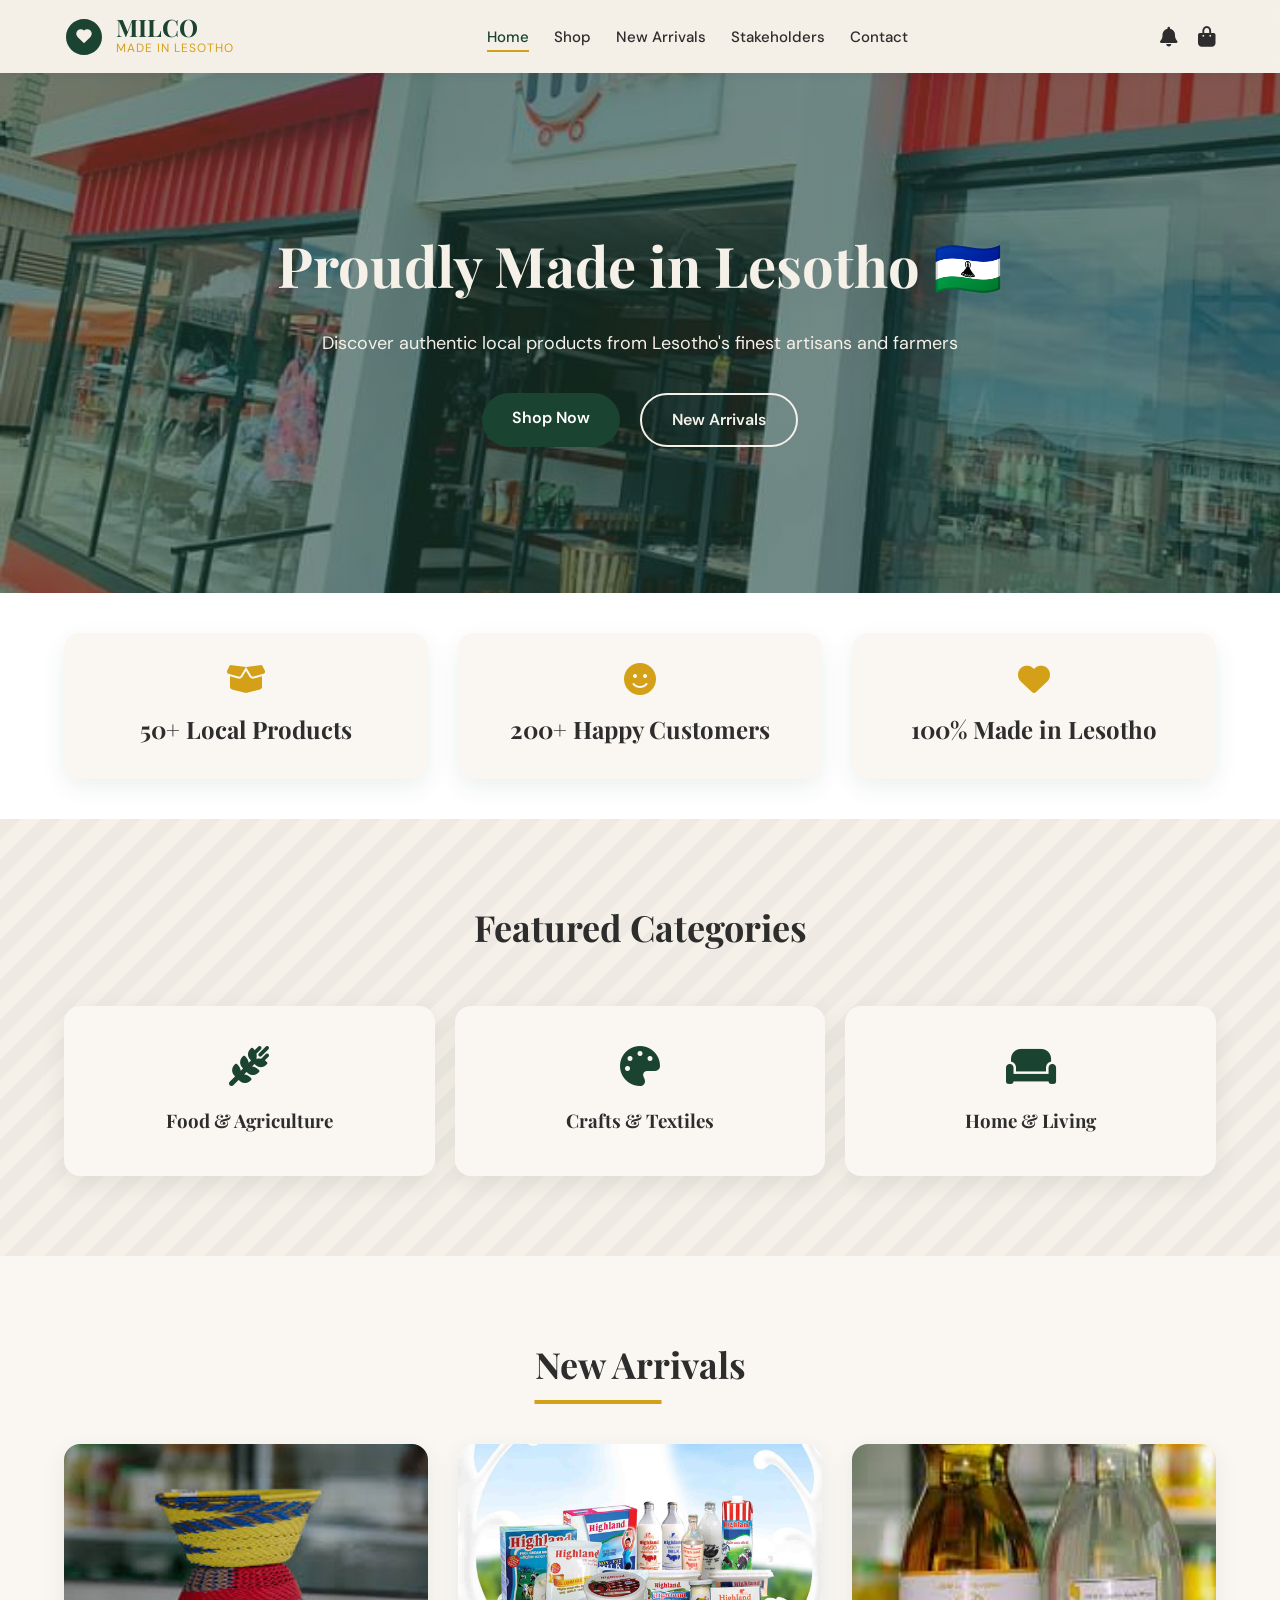
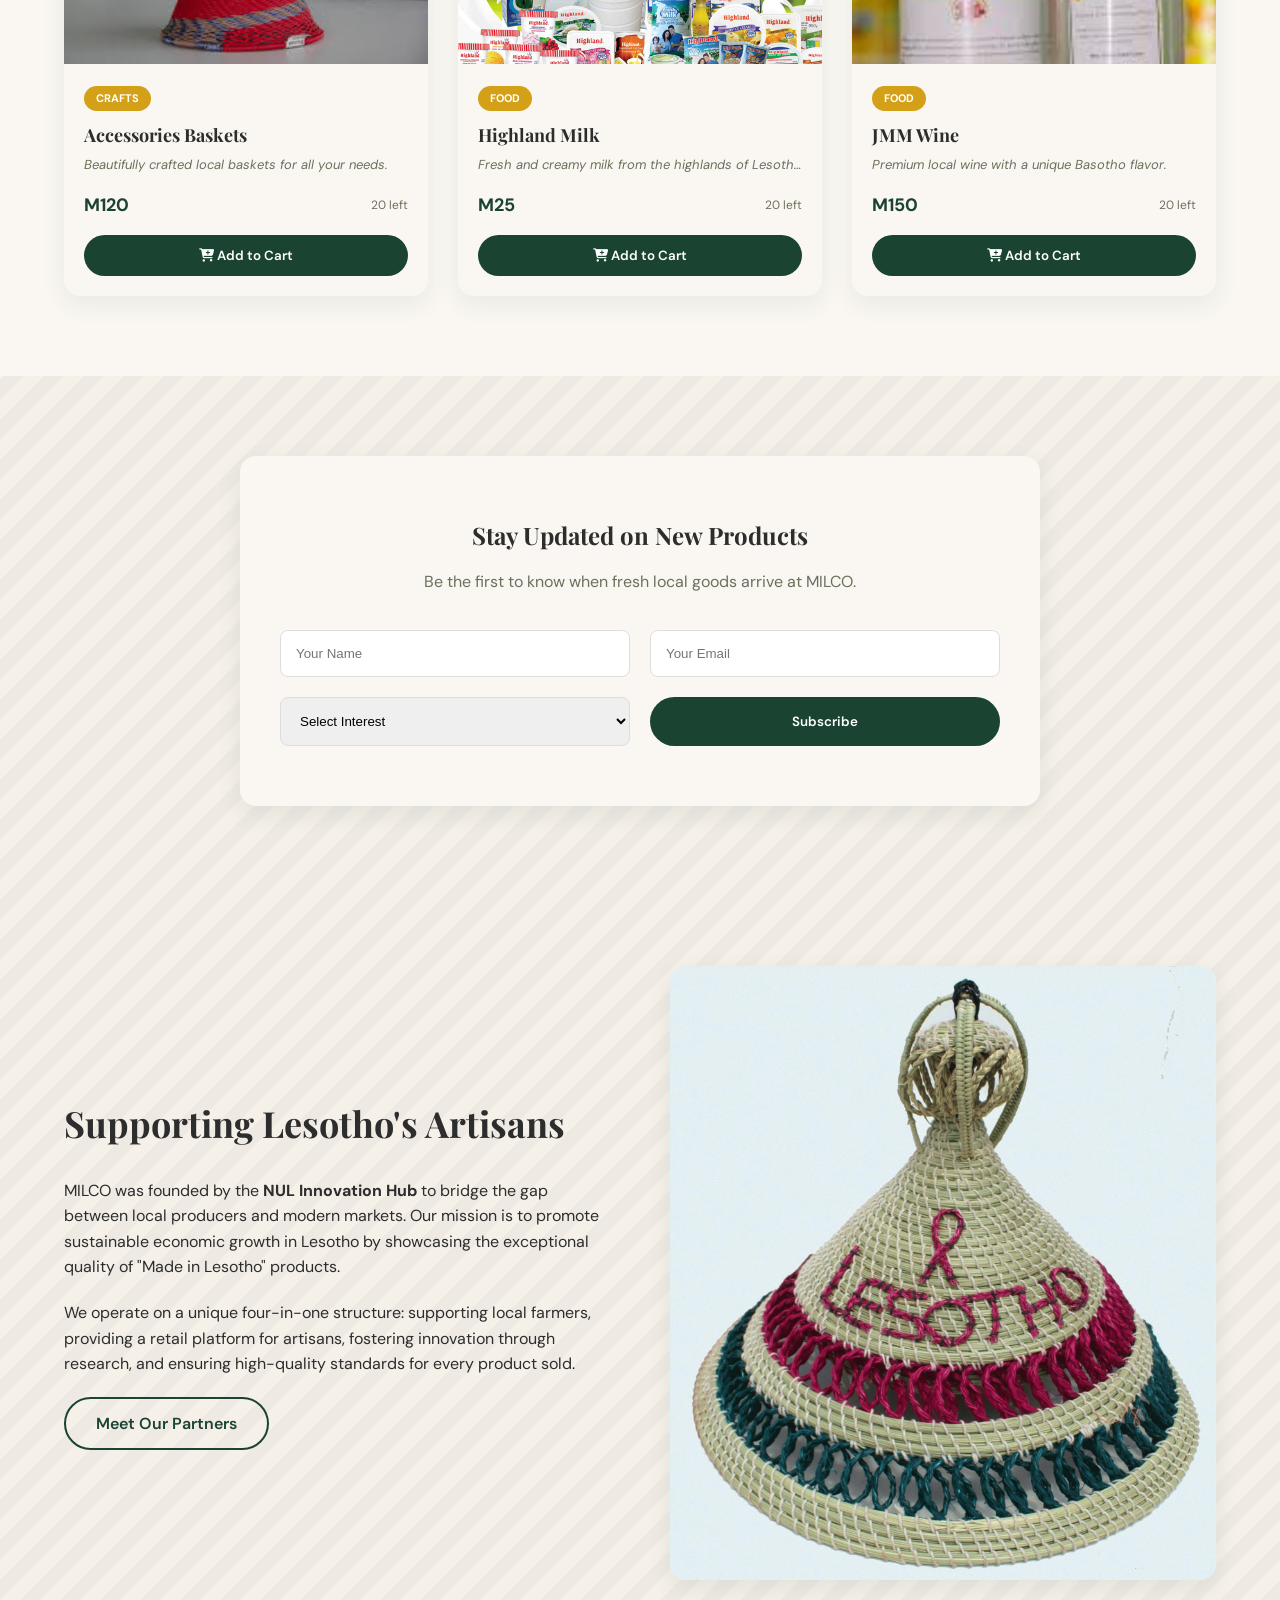
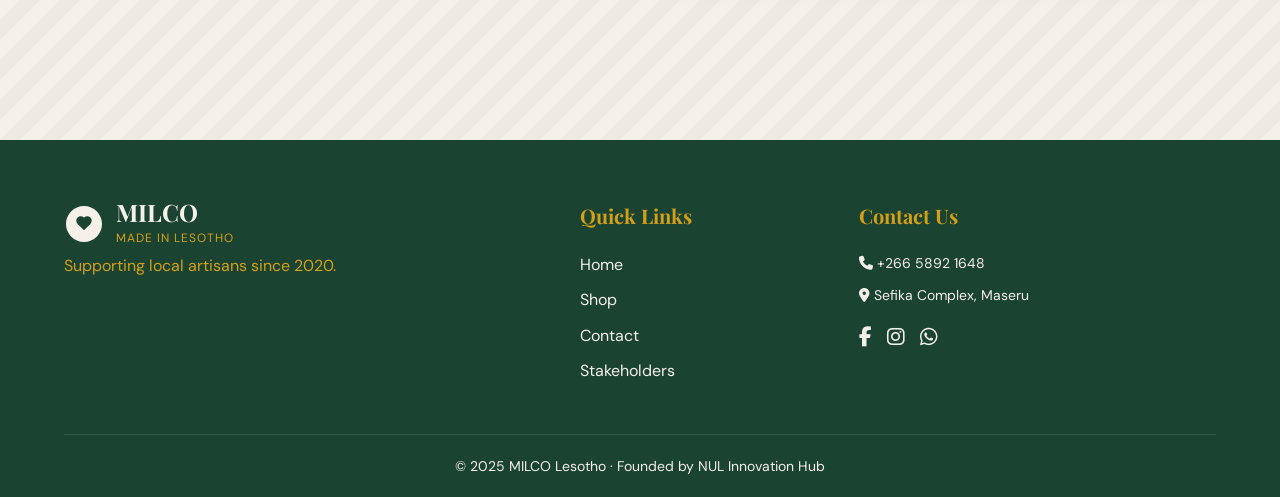
<file: index.html>
<!DOCTYPE html>
<html lang="en">
<head>
    <meta charset="UTF-8">
    <meta name="viewport" content="width=device-width, initial-scale=1.0">
    <title>MILCO — Made in Lesotho | Authentic Local Products</title>
    <meta name="description" content="Discover authentic local products from Lesotho's finest artisans and farmers. Shop food, crafts, and home decor.">
    <meta name="keywords" content="Made in Lesotho, MILCO, local products, food, crafts, Maseru, Lesotho shopping">
    <meta property="og:title" content="MILCO — Made in Lesotho">
    <meta property="og:description" content="Discover authentic local products from Lesotho's finest artisans and farmers.">
    <meta name="author" content="MILCO Lesotho">
    <link rel="canonical" href="index.html">
    
    <link rel="stylesheet" href="style.css">
    <link rel="stylesheet" href="https://cdnjs.cloudflare.com/ajax/libs/font-awesome/6.5.0/css/all.min.css">
</head>
<body>

    <!-- HEADER -->
    <header>
        <a href="index.html" class="logo-container">
            <svg width="40" height="40" viewBox="0 0 40 40" fill="none" xmlns="http://www.w3.org/2000/svg">
                <path d="M20 2C10.0589 2 2 10.0589 2 20C2 29.9411 10.0589 38 20 38C29.9411 38 38 29.9411 38 20C38 10.0589 29.9411 2 20 2ZM26.4142 13.5858C28.1716 15.3431 28.1716 18.1883 26.4142 19.9457L20 26.3599L13.5858 19.9457C11.8284 18.1883 11.8284 15.3431 13.5858 13.5858C15.3431 11.8284 18.1883 11.8284 19.9457 13.5858L20 13.6401L20.0543 13.5858C21.8117 11.8284 24.6569 11.8284 26.4142 13.5858Z" fill="#1B4332"/>
            </svg>
            <div class="logo-text">
                <h1>MILCO</h1>
                <p>Made in Lesotho</p>
            </div>
        </a>
        <nav>
            <ul>
                <li><a href="index.html" class="active">Home</a></li>
                <li><a href="shop.html">Shop</a></li>
                <li><a href="index.html#new-arrivals">New Arrivals</a></li>
                <li><a href="stakeholders.html">Stakeholders</a></li>
                <li><a href="contact.html">Contact</a></li>
            </ul>
        </nav>
        <div class="nav-icons">
            <a href="notifications.html" class="icon-btn">
                <i class="fa fa-bell"></i>
                <span id="notif-badge" class="badge-count">0</span>
            </a>
            <a href="cart.html" class="icon-btn">
                <i class="fa fa-shopping-bag"></i>
                <span id="cart-count" class="badge-count">0</span>
            </a>
        </div>
    </header>

    <!-- HERO SECTION -->
    <section class="hero" style="position: relative; height: 520px; display: flex; align-items: center; justify-content: center; text-align: center; color: var(--background); overflow: hidden;">
        <div class="hero-bg" style="position: absolute; top: 0; left: 0; width: 100%; height: 100%; background: linear-gradient(rgba(27, 67, 50, 0.55), rgba(27, 67, 50, 0.55)), url('background_image.jpg'); background-size: cover; background-position: center;"></div>
        <div class="hero-content fade-up" style="position: relative; max-width: 800px; padding: 0 20px;">
            <h1 style="font-size: 56px; margin-bottom: 20px;">Proudly Made in Lesotho 🇱🇸</h1>
            <p style="font-size: 18px; margin-bottom: 35px;">Discover authentic local products from Lesotho's finest artisans and farmers</p>
            <div style="display: flex; gap: 20px; justify-content: center;">
                <a href="shop.html" class="btn btn-primary">Shop Now</a>
                <a href="#new-arrivals" class="btn btn-outline" style="color: var(--background); border-color: var(--background);">New Arrivals</a>
            </div>
        </div>
    </section>

    <!-- STATS BAR -->
    <section class="stats" style="padding: 40px 5%; background: var(--white);">
        <div style="display: grid; grid-template-columns: repeat(auto-fit, minmax(250px, 1fr)); gap: 30px;">
            <div class="card" style="padding: 30px; text-align: center;">
                <i class="fa fa-box-open" style="font-size: 32px; color: var(--accent); margin-bottom: 15px;"></i>
                <h3 style="font-size: 24px;">50+ Local Products</h3>
            </div>
            <div class="card" style="padding: 30px; text-align: center;">
                <i class="fa fa-smile" style="font-size: 32px; color: var(--accent); margin-bottom: 15px;"></i>
                <h3 style="font-size: 24px;">200+ Happy Customers</h3>
            </div>
            <div class="card" style="padding: 30px; text-align: center;">
                <i class="fa fa-heart" style="font-size: 32px; color: var(--accent); margin-bottom: 15px;"></i>
                <h3 style="font-size: 24px;">100% Made in Lesotho</h3>
            </div>
        </div>
    </section>

    <!-- FEATURED CATEGORIES -->
    <section class="categories" style="padding: 80px 5%;">
        <h2 style="text-align: center; margin-bottom: 50px; font-size: 36px;">Featured Categories</h2>
        <div style="display: grid; grid-template-columns: repeat(auto-fit, minmax(200px, 1fr)); gap: 20px;">
            <a href="shop.html?cat=food" class="card" style="padding: 40px 20px; text-align: center;">
                <i class="fa fa-wheat-awn" style="font-size: 40px; color: var(--primary); margin-bottom: 20px;"></i>
                <h3>Food & Agriculture</h3>
            </a>
            <a href="shop.html?cat=crafts" class="card" style="padding: 40px 20px; text-align: center;">
                <i class="fa fa-palette" style="font-size: 40px; color: var(--primary); margin-bottom: 20px;"></i>
                <h3>Crafts & Textiles</h3>
            </a>
            <a href="shop.html?cat=home" class="card" style="padding: 40px 20px; text-align: center;">
                <i class="fa fa-couch" style="font-size: 40px; color: var(--primary); margin-bottom: 20px;"></i>
                <h3>Home & Living</h3>
            </a>
        </div>
    </section>

    <!-- NEW ARRIVALS -->
    <section id="new-arrivals" style="padding: 80px 5%; background: var(--cream-card);">
        <h2 style="text-align: center; margin-bottom: 50px; font-size: 36px; position: relative; display: inline-block; left: 50%; transform: translateX(-50%);">
            New Arrivals
            <span style="position: absolute; bottom: -10px; left: 0; width: 60%; height: 4px; background: var(--accent);"></span>
        </h2>
        <div id="new-arrivals-grid" style="display: grid; grid-template-columns: repeat(auto-fit, minmax(300px, 1fr)); gap: 30px;">
            <!-- Rendered via JS -->
        </div>
    </section>

    <!-- SUBSCRIPTION FORM -->
    <section class="subscription" style="padding: 80px 5%; text-align: center;">
        <div class="card" style="max-width: 800px; margin: 0 auto; padding: 60px 40px;">
            <h2 style="margin-bottom: 15px;">Stay Updated on New Products</h2>
            <p style="margin-bottom: 35px; color: var(--muted);">Be the first to know when fresh local goods arrive at MILCO.</p>
            <form id="subscribe-form" style="display: grid; grid-template-columns: 1fr 1fr; gap: 20px;">
                <input type="text" id="sub-name" placeholder="Your Name" required style="padding: 15px; border-radius: 8px; border: 1px solid #ddd;">
                <input type="email" id="sub-email" placeholder="Your Email" required style="padding: 15px; border-radius: 8px; border: 1px solid #ddd;">
                <select id="sub-interest" required style="padding: 15px; border-radius: 8px; border: 1px solid #ddd;">
                    <option value="" disabled selected>Select Interest</option>
                    <option value="Food">Food & Agriculture</option>
                    <option value="Skincare">Skincare & Beauty</option>
                    <option value="Crafts">Crafts & Textiles</option>
                    <option value="All">All Categories</option>
                </select>
                <button type="submit" class="btn btn-primary">Subscribe</button>
            </form>
        </div>
    </section>

    <!-- ABOUT MILCO -->
    <section class="about" style="padding: 80px 5%;">
        <div style="display: grid; grid-template-columns: 1fr 1fr; gap: 60px; align-items: center;">
            <div class="fade-up">
                <h2 style="font-size: 36px; margin-bottom: 25px;">Supporting Lesotho's Artisans</h2>
                <p style="margin-bottom: 20px;">MILCO was founded by the <strong>NUL Innovation Hub</strong> to bridge the gap between local producers and modern markets. Our mission is to promote sustainable economic growth in Lesotho by showcasing the exceptional quality of "Made in Lesotho" products.</p>
                <p style="margin-bottom: 20px;">We operate on a unique four-in-one structure: supporting local farmers, providing a retail platform for artisans, fostering innovation through research, and ensuring high-quality standards for every product sold.</p>
                <a href="stakeholders.html" class="btn btn-outline">Meet Our Partners</a>
            </div>
            <div class="card" style="border-radius: 16px; overflow: hidden;">
                <img src="products/Mokorotlo hat.jpg" alt="Traditional Mokorotlo Hat" style="width: 100%; height: 100%; object-fit: cover;">
            </div>
        </div>
    </section>

    <!-- FOOTER -->
    <footer>
        <div class="footer-grid">
            <div class="footer-logo">
                <div class="logo-container">
                    <svg width="40" height="40" viewBox="0 0 40 40" fill="none" xmlns="http://www.w3.org/2000/svg">
                        <path d="M20 2C10.0589 2 2 10.0589 2 20C2 29.9411 10.0589 38 20 38C29.9411 38 38 29.9411 38 20C38 10.0589 29.9411 2 20 2ZM26.4142 13.5858C28.1716 15.3431 28.1716 18.1883 26.4142 19.9457L20 26.3599L13.5858 19.9457C11.8284 18.1883 11.8284 15.3431 13.5858 13.5858C15.3431 11.8284 18.1883 11.8284 19.9457 13.5858L20 13.6401L20.0543 13.5858C21.8117 11.8284 24.6569 11.8284 26.4142 13.5858Z" fill="#F5F0E8"/>
                    </svg>
                    <div class="logo-text">
                        <h1>MILCO</h1>
                        <p>Made in Lesotho</p>
                    </div>
                </div>
                <p>Supporting local artisans since 2020.</p>
            </div>
            <div class="footer-links">
                <h3>Quick Links</h3>
                <ul>
                    <li><a href="index.html">Home</a></li>
                    <li><a href="shop.html">Shop</a></li>
                    <li><a href="contact.html">Contact</a></li>
                    <li><a href="stakeholders.html">Stakeholders</a></li>
                </ul>
            </div>
            <div class="footer-contact">
                <h3>Contact Us</h3>
                <p><i class="fa fa-phone"></i> +266 5892 1648</p>
                <p><i class="fa fa-map-marker-alt"></i> Sefika Complex, Maseru</p>
                <div class="social-links">
                    <a href="#"><i class="fab fa-facebook-f"></i></a>
                    <a href="#"><i class="fab fa-instagram"></i></a>
                    <a href="#"><i class="fab fa-whatsapp"></i></a>
                </div>
            </div>
        </div>
        <div class="footer-bottom">
            <p>&copy; 2025 MILCO Lesotho &middot; Founded by NUL Innovation Hub</p>
        </div>
    </footer>

    <script src="script.js"></script>
    <script>
        // Specific Index Logic
        document.addEventListener('DOMContentLoaded', () => {
            // Render New Arrivals
            const newArrivalsGrid = document.getElementById('new-arrivals-grid');
            const newArrivals = productsData.filter(p => p.isNew).slice(0, 3);
            newArrivalsGrid.innerHTML = newArrivals.map(p => createProductCard(p)).join('');

            // Subscription Form
            document.getElementById('subscribe-form').addEventListener('submit', (e) => {
                e.preventDefault();
                const name = document.getElementById('sub-name').value;
                const email = document.getElementById('sub-email').value;
                const interest = document.getElementById('sub-interest').value;

                const subscribers = JSON.parse(localStorage.getItem('subscribers')) || [];
                subscribers.push({ name, email, interest, date: new Date().toISOString() });
                localStorage.setItem('subscribers', JSON.stringify(subscribers));

                showToast(`You're subscribed! We'll notify you of new ${interest} products.`);
                e.target.reset();
            });
        });
    </script>
</body>
</html>
</file>
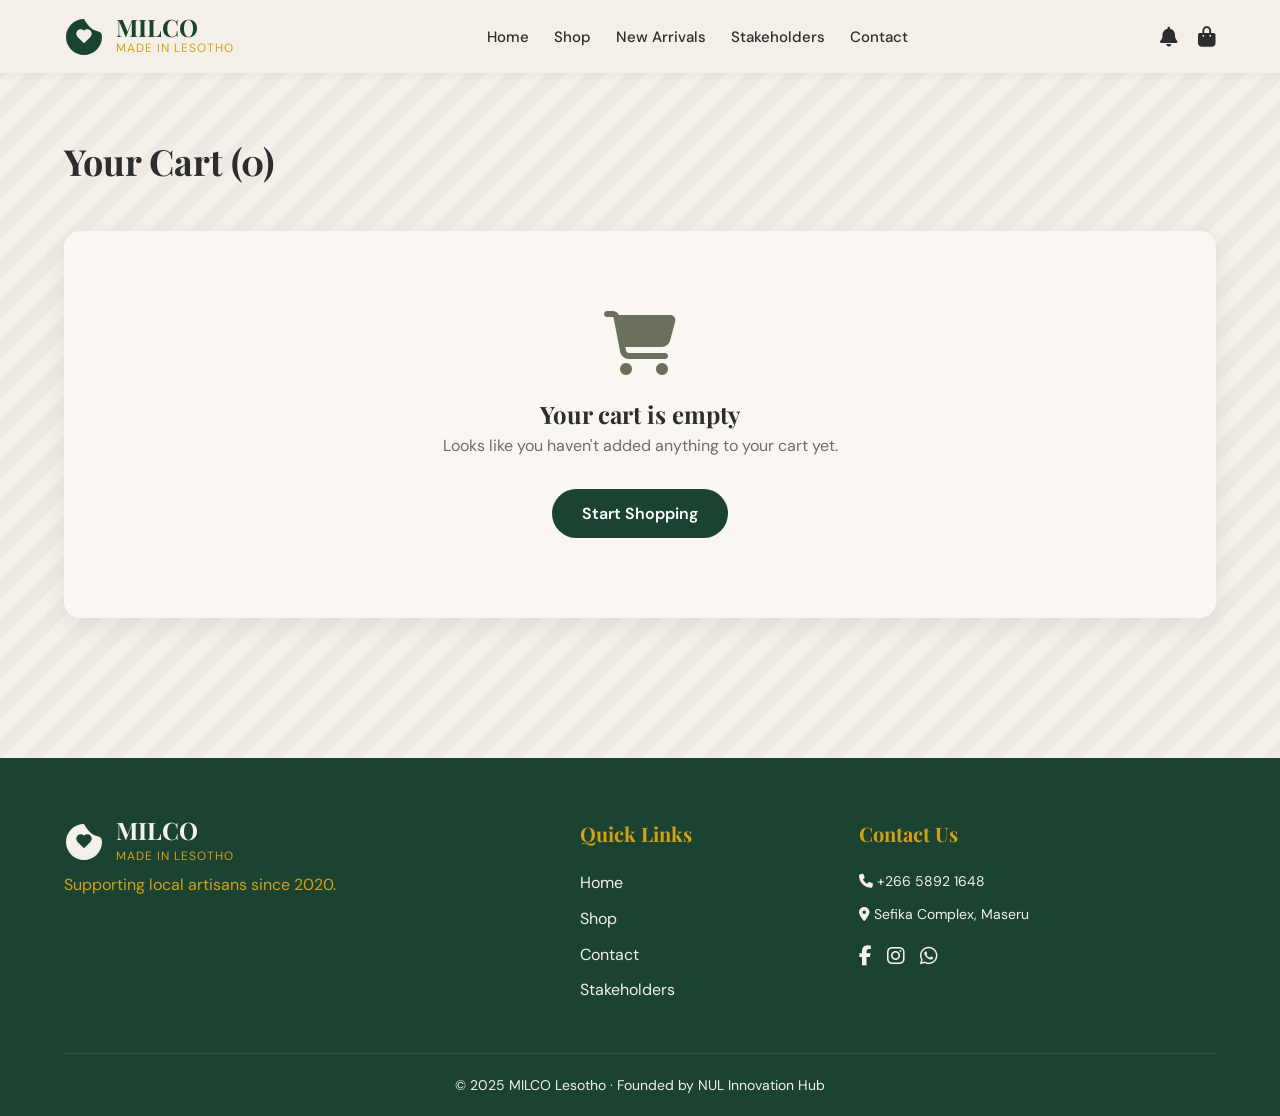
<file: cart.html>
<!DOCTYPE html>
<html lang="en">
<head>
    <meta charset="UTF-8">
    <meta name="viewport" content="width=device-width, initial-scale=1.0">
    <title>Your Cart — MILCO Lesotho</title>
    <meta name="description" content="Review your shopping cart and support local Basotho artisans.">
    <link rel="stylesheet" href="style.css">
    <link rel="stylesheet" href="https://cdnjs.cloudflare.com/ajax/libs/font-awesome/6.5.0/css/all.min.css">
    <style>
        table { width: 100%; border-collapse: collapse; margin-top: 30px; }
        th { text-align: left; padding: 20px; border-bottom: 2px solid var(--primary); color: var(--primary); font-family: var(--font-display); }
        td { padding: 20px; border-bottom: 1px solid rgba(27, 67, 50, 0.1); vertical-align: middle; }
        .cart-img { width: 80px; height: 80px; object-fit: cover; border-radius: 8px; }
        .qty-control { display: flex; align-items: center; gap: 10px; }
        .qty-btn { background: var(--background); border: 1px solid var(--primary); width: 30px; height: 30px; border-radius: 50%; cursor: pointer; display: flex; align-items: center; justify-content: center; font-weight: bold; }
        .qty-btn:disabled { opacity: 0.3; cursor: not-allowed; }
        .summary-panel { background: var(--white); padding: 30px; border-radius: 16px; box-shadow: var(--shadow); height: fit-content; }
        .summary-row { display: flex; justify-content: space-between; margin-bottom: 15px; font-size: 16px; }
        .summary-total { border-top: 1px solid #ddd; padding-top: 15px; margin-top: 15px; font-weight: bold; font-size: 20px; color: var(--primary); }
    </style>
</head>
<body>

    <!-- HEADER -->
    <header>
        <a href="index.html" class="logo-container">
            <svg width="40" height="40" viewBox="0 0 40 40" fill="none" xmlns="http://www.w3.org/2000/svg">
                <path d="M20 2C10.0589 2 2 10.0589 2 20C2 29.9411 10.0589 38 20 38C29.9411 38 38 29.9411 38 20C38 10.0589 29.9411 20 20 2ZM26.4142 13.5858C28.1716 15.3431 28.1716 18.1883 26.4142 19.9457L20 26.3599L13.5858 19.9457C11.8284 18.1883 11.8284 15.3431 13.5858 13.5858C15.3431 11.8284 18.1883 11.8284 19.9457 13.5858L20 13.6401L20.0543 13.5858C21.8117 11.8284 24.6569 11.8284 26.4142 13.5858Z" fill="#1B4332"/>
            </svg>
            <div class="logo-text">
                <h1>MILCO</h1>
                <p>Made in Lesotho</p>
            </div>
        </a>
        <nav>
            <ul>
                <li><a href="index.html">Home</a></li>
                <li><a href="shop.html">Shop</a></li>
                <li><a href="index.html#new-arrivals">New Arrivals</a></li>
                <li><a href="stakeholders.html">Stakeholders</a></li>
                <li><a href="contact.html">Contact</a></li>
            </ul>
        </nav>
        <div class="nav-icons">
            <a href="notifications.html" class="icon-btn">
                <i class="fa fa-bell"></i>
                <span id="notif-badge" class="badge-count">0</span>
            </a>
            <a href="cart.html" class="icon-btn">
                <i class="fa fa-shopping-bag"></i>
                <span id="cart-count" class="badge-count">0</span>
            </a>
        </div>
    </header>

    <main style="padding: 60px 5%;">
        <h1 style="font-size: 36px; margin-bottom: 40px;">Your Cart (<span id="cart-items-count">0</span>)</h1>

        <div id="cart-content" style="display: grid; grid-template-columns: 2fr 1fr; gap: 40px;">
            <!-- CART ITEMS -->
            <div class="card" style="padding: 20px;">
                <table id="cart-table">
                    <thead>
                        <tr>
                            <th>Product</th>
                            <th>Unit Price</th>
                            <th>Quantity</th>
                            <th>Total</th>
                            <th></th>
                        </tr>
                    </thead>
                    <tbody id="cart-items-body">
                        <!-- Rendered via JS -->
                    </tbody>
                </table>
                <div id="empty-cart-msg" style="display: none; text-align: center; padding: 60px 20px;">
                    <i class="fa fa-shopping-cart" style="font-size: 64px; color: var(--muted); margin-bottom: 20px;"></i>
                    <h2>Your cart is empty</h2>
                    <p style="margin-bottom: 30px; color: var(--muted);">Looks like you haven't added anything to your cart yet.</p>
                    <a href="shop.html" class="btn btn-primary">Start Shopping</a>
                </div>
            </div>

            <!-- SUMMARY PANEL -->
            <div id="summary-container">
                <div class="summary-panel">
                    <h2 style="margin-bottom: 25px;">Order Summary</h2>
                    <div class="summary-row">
                        <span>Subtotal</span>
                        <span id="subtotal">M0</span>
                    </div>
                    <div class="summary-row">
                        <span>Delivery</span>
                        <span id="delivery-fee">M25</span>
                    </div>
                    <div id="free-delivery-msg" style="font-size: 12px; color: var(--primary); margin-top: -10px; margin-bottom: 15px; font-weight: 500;">
                        Free delivery on orders over M300!
                    </div>
                    <div class="summary-row summary-total">
                        <span>Total</span>
                        <span id="grand-total">M0</span>
                    </div>
                    <button class="btn btn-primary" onclick="window.location.href='checkout.html'" style="width: 100%; margin-top: 20px; padding: 15px;">Proceed to Checkout</button>
                    <a href="shop.html" style="display: block; text-align: center; margin-top: 15px; font-size: 14px; color: var(--muted);"><i class="fa fa-arrow-left"></i> Continue Shopping</a>
                </div>
            </div>
        </div>
    </main>

    <!-- FOOTER -->
    <footer>
        <div class="footer-grid">
            <div class="footer-logo">
                <div class="logo-container">
                    <svg width="40" height="40" viewBox="0 0 40 40" fill="none" xmlns="http://www.w3.org/2000/svg">
                        <path d="M20 2C10.0589 2 2 10.0589 2 20C2 29.9411 10.0589 38 20 38C29.9411 38 38 29.9411 38 20C38 10.0589 29.9411 20 20 2ZM26.4142 13.5858C28.1716 15.3431 28.1716 18.1883 26.4142 19.9457L20 26.3599L13.5858 19.9457C11.8284 18.1883 11.8284 15.3431 13.5858 13.5858C15.3431 11.8284 18.1883 11.8284 19.9457 13.5858L20 13.6401L20.0543 13.5858C21.8117 11.8284 24.6569 11.8284 26.4142 13.5858Z" fill="#F5F0E8"/>
                    </svg>
                    <div class="logo-text">
                        <h1>MILCO</h1>
                        <p>Made in Lesotho</p>
                    </div>
                </div>
                <p>Supporting local artisans since 2020.</p>
            </div>
            <div class="footer-links">
                <h3>Quick Links</h3>
                <ul>
                    <li><a href="index.html">Home</a></li>
                    <li><a href="shop.html">Shop</a></li>
                    <li><a href="contact.html">Contact</a></li>
                    <li><a href="stakeholders.html">Stakeholders</a></li>
                </ul>
            </div>
            <div class="footer-contact">
                <h3>Contact Us</h3>
                <p><i class="fa fa-phone"></i> +266 5892 1648</p>
                <p><i class="fa fa-map-marker-alt"></i> Sefika Complex, Maseru</p>
                <div class="social-links">
                    <a href="#"><i class="fab fa-facebook-f"></i></a>
                    <a href="#"><i class="fab fa-instagram"></i></a>
                    <a href="#"><i class="fab fa-whatsapp"></i></a>
                </div>
            </div>
        </div>
        <div class="footer-bottom">
            <p>&copy; 2025 MILCO Lesotho &middot; Founded by NUL Innovation Hub</p>
        </div>
    </footer>

    <script src="script.js"></script>
    <script>
        function renderCart() {
            const body = document.getElementById('cart-items-body');
            const cartContent = document.getElementById('cart-content');
            const emptyCartMsg = document.getElementById('empty-cart-msg');
            const cartTable = document.getElementById('cart-table');
            const summary = document.getElementById('summary-container');
            const itemsCount = document.getElementById('cart-items-count');

            if (cart.length === 0) {
                cartTable.style.display = 'none';
                summary.style.display = 'none';
                emptyCartMsg.style.display = 'block';
                cartContent.style.gridTemplateColumns = '1fr';
                itemsCount.textContent = '0';
                return;
            }

            body.innerHTML = cart.map((item, index) => `
                <tr>
                    <td>
                        <div style="display: flex; align-items: center; gap: 15px;">
                            <img src="${item.image}" class="cart-img" alt="${item.name}">
                            <span style="font-weight: 500;">${item.name}</span>
                        </div>
                    </td>
                    <td>M${item.price}</td>
                    <td>
                        <div class="qty-control">
                            <button class="qty-btn" onclick="updateQty(${index}, -1)" ${item.quantity <= 1 ? 'disabled' : ''}>-</button>
                            <span style="width: 20px; text-align: center;">${item.quantity}</span>
                            <button class="qty-btn" onclick="updateQty(${index}, 1)">+</button>
                        </div>
                    </td>
                    <td style="font-weight: bold; color: var(--primary);">M${item.price * item.quantity}</td>
                    <td>
                        <button onclick="removeItem(${index})" style="background: none; border: none; color: #ff4d4d; cursor: pointer; font-size: 18px;">
                            <i class="fa fa-trash-alt"></i>
                        </button>
                    </td>
                </tr>
            `).join('');

            // Totals
            const subtotal = cart.reduce((sum, item) => sum + (item.price * item.quantity), 0);
            const delivery = subtotal > 300 ? 0 : 25;
            
            document.getElementById('subtotal').textContent = `M${subtotal}`;
            document.getElementById('delivery-fee').textContent = delivery === 0 ? 'FREE' : `M${delivery}`;
            document.getElementById('grand-total').textContent = `M${subtotal + delivery}`;
            document.getElementById('free-delivery-msg').style.display = subtotal > 300 ? 'none' : 'block';
            itemsCount.textContent = cart.reduce((sum, item) => sum + item.quantity, 0);
        }

        function updateQty(index, delta) {
            cart[index].quantity += delta;
            localStorage.setItem('cart', JSON.stringify(cart));
            renderCart();
            updateCartCount();
        }

        function removeItem(index) {
            cart.splice(index, 1);
            localStorage.setItem('cart', JSON.stringify(cart));
            renderCart();
            updateCartCount();
            showToast('Item removed from cart.');
        }

        document.addEventListener('DOMContentLoaded', renderCart);
    </script>
</body>
</html>
</file>
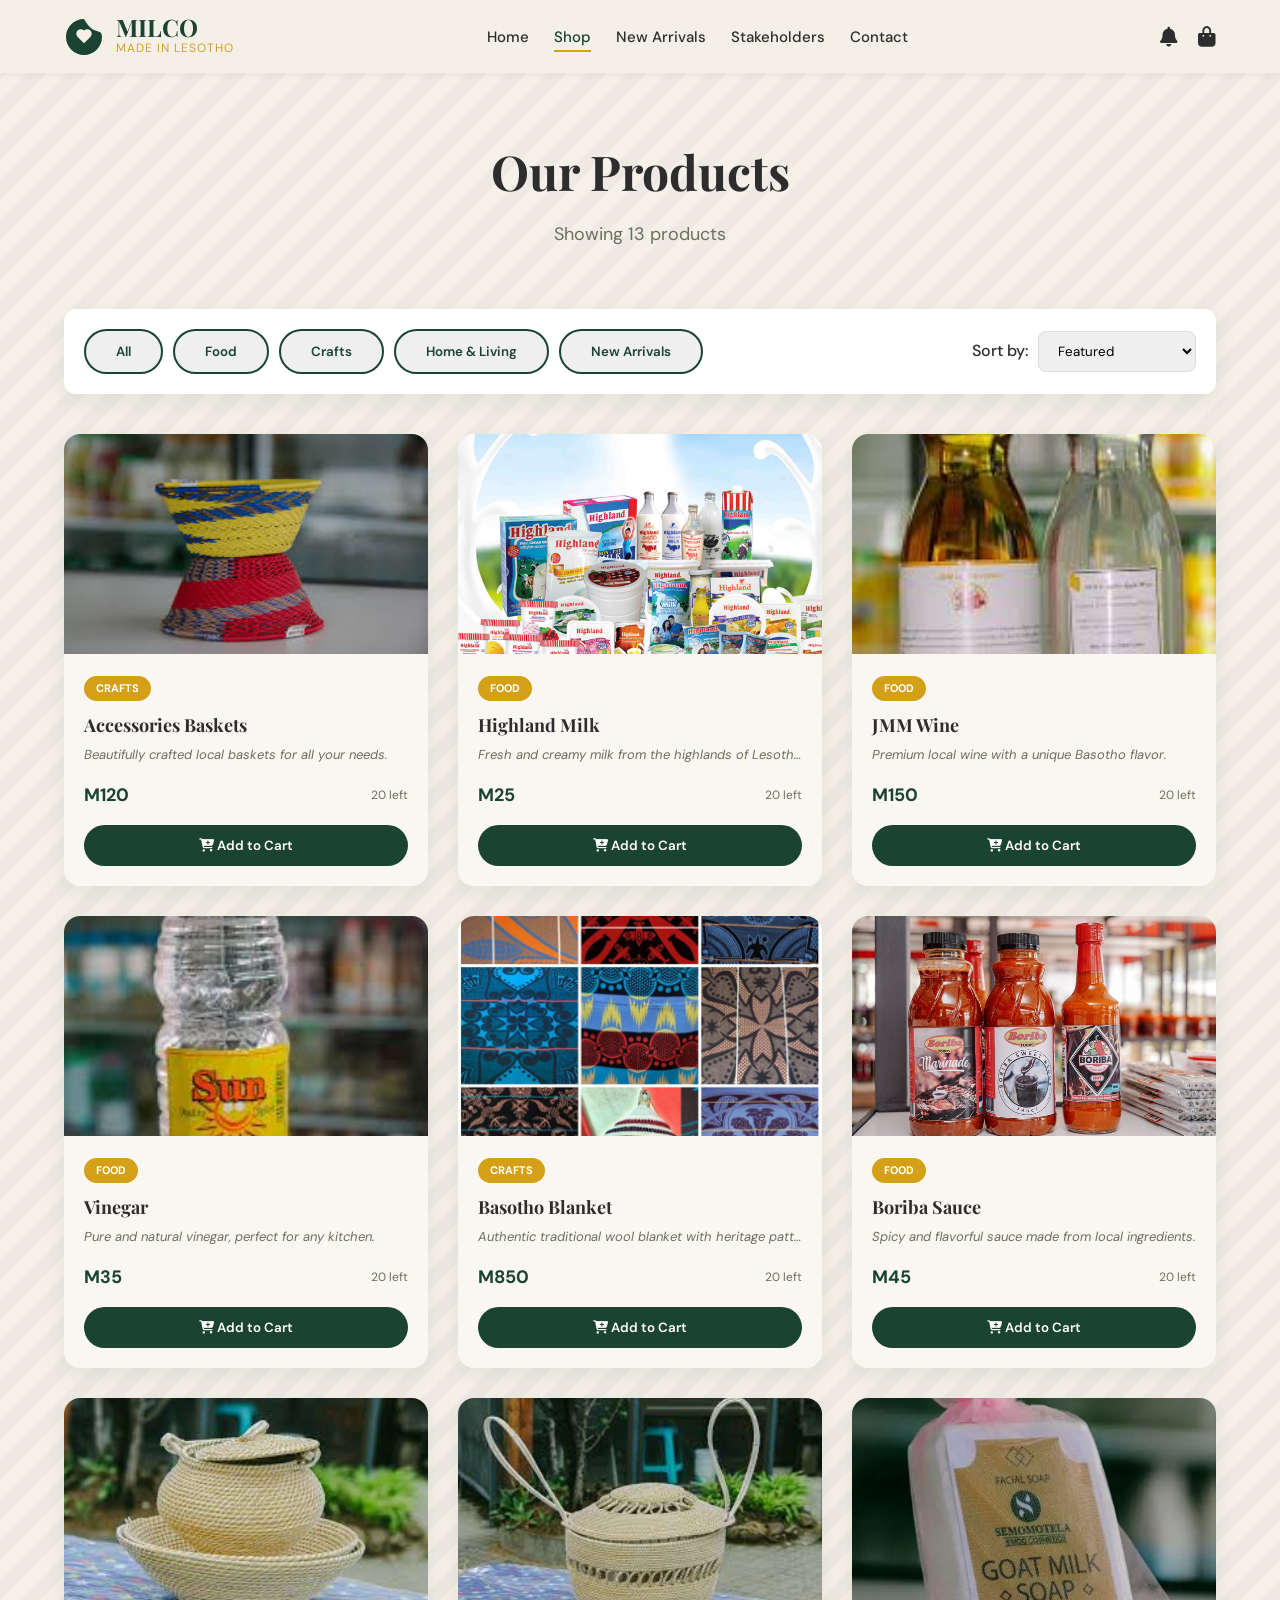
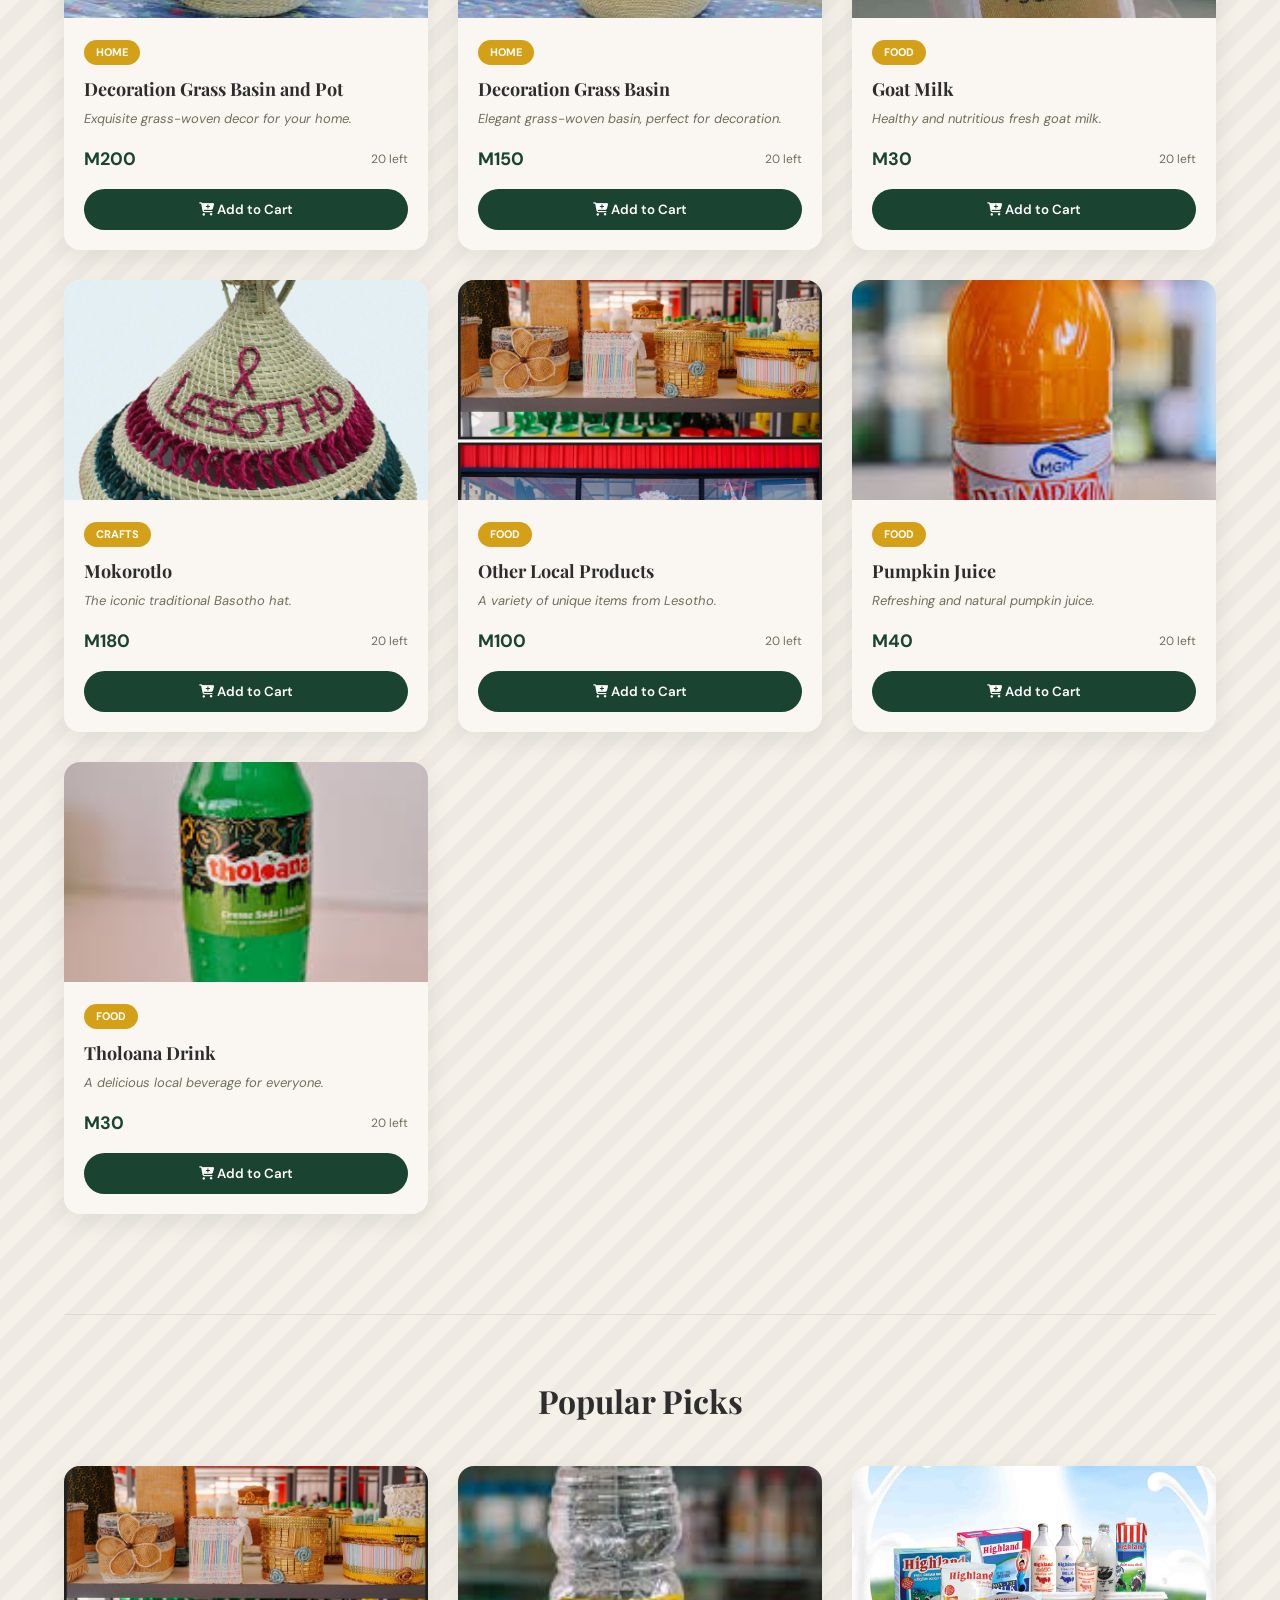
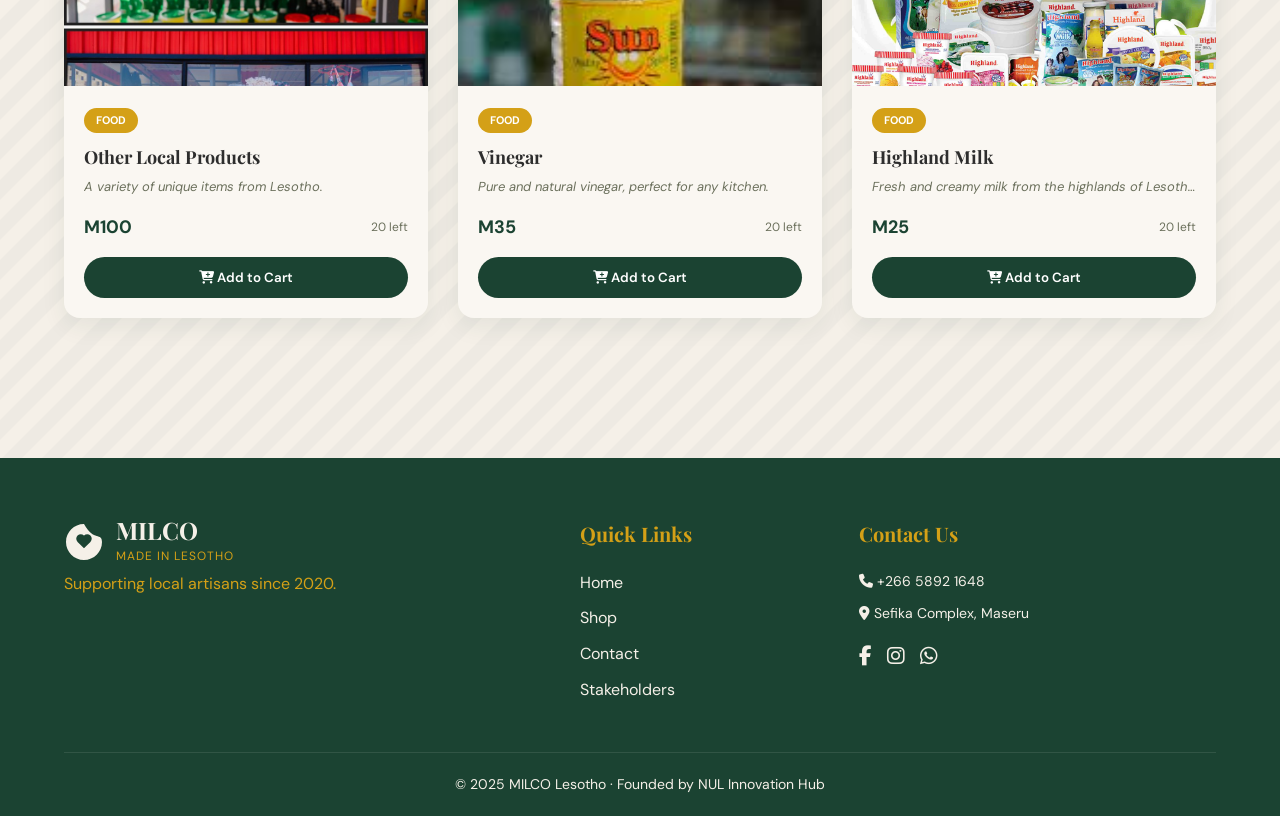
<file: checkout.html>
<!DOCTYPE html>
<html lang="en">
<head>
    <meta charset="UTF-8">
    <meta name="viewport" content="width=device-width, initial-scale=1.0">
    <title>Checkout — MILCO Lesotho</title>
    <link rel="stylesheet" href="style.css">
    <link rel="stylesheet" href="https://cdnjs.cloudflare.com/ajax/libs/font-awesome/6.5.0/css/all.min.css">
    <style>
        .checkout-grid { display: grid; grid-template-columns: 1.5fr 1fr; gap: 40px; margin-top: 40px; }
        .form-section { background: var(--white); padding: 30px; border-radius: 16px; box-shadow: var(--shadow); margin-bottom: 30px; }
        .form-section h2 { margin-bottom: 25px; font-size: 24px; color: var(--primary); border-bottom: 1px solid #eee; padding-bottom: 15px; }
        .form-group { margin-bottom: 20px; }
        .form-group label { display: block; margin-bottom: 8px; font-weight: 500; font-size: 14px; }
        .form-group input, .form-group select { width: 100%; padding: 12px 15px; border: 1px solid #ddd; border-radius: 8px; font-family: var(--font-body); }
        .summary-panel { background: var(--cream-card); padding: 30px; border-radius: 16px; position: sticky; top: 120px; }
        .order-item { display: flex; justify-content: space-between; margin-bottom: 15px; font-size: 14px; }
        .modal-overlay { position: fixed; top: 0; left: 0; width: 100%; height: 100%; background: rgba(0,0,0,0.7); display: none; justify-content: center; align-items: center; z-index: 2000; backdrop-filter: blur(5px); }
        .success-modal { background: var(--white); padding: 50px; border-radius: 24px; text-align: center; max-width: 500px; width: 90%; animation: fadeUp 0.5s ease; }
    </style>
</head>
<body>

    <!-- HEADER -->
    <header>
        <a href="index.html" class="logo-container">
            <svg width="40" height="40" viewBox="0 0 40 40" fill="none" xmlns="http://www.w3.org/2000/svg">
                <path d="M20 2C10.0589 2 2 10.0589 2 20C2 29.9411 10.0589 38 20 38C29.9411 38 38 29.9411 38 20C38 10.0589 29.9411 20 20 2ZM26.4142 13.5858C28.1716 15.3431 28.1716 18.1883 26.4142 19.9457L20 26.3599L13.5858 19.9457C11.8284 18.1883 11.8284 15.3431 13.5858 13.5858C15.3431 11.8284 18.1883 11.8284 19.9457 13.5858L20 13.6401L20.0543 13.5858C21.8117 11.8284 24.6569 11.8284 26.4142 13.5858Z" fill="#1B4332"/>
            </svg>
            <div class="logo-text">
                <h1>MILCO</h1>
                <p>Made in Lesotho</p>
            </div>
        </a>
        <nav>
            <ul>
                <li><a href="index.html">Home</a></li>
                <li><a href="shop.html">Shop</a></li>
                <li><a href="index.html#new-arrivals">New Arrivals</a></li>
                <li><a href="stakeholders.html">Stakeholders</a></li>
                <li><a href="contact.html">Contact</a></li>
            </ul>
        </nav>
        <div class="nav-icons">
            <a href="notifications.html" class="icon-btn">
                <i class="fa fa-bell"></i>
                <span id="notif-badge" class="badge-count">0</span>
            </a>
            <a href="cart.html" class="icon-btn">
                <i class="fa fa-shopping-bag"></i>
                <span id="cart-count" class="badge-count">0</span>
            </a>
        </div>
    </header>

    <main style="padding: 60px 5%;">
        <h1 style="font-size: 36px; margin-bottom: 10px;">Checkout</h1>
        <p style="color: var(--muted); margin-bottom: 40px;">Complete your order to support local Basotho artisans.</p>

        <form id="checkout-form" class="checkout-grid">
            <!-- LEFT: FORM -->
            <div class="checkout-form-container">
                <div class="form-section">
                    <h2>1. Contact Information</h2>
                    <div class="form-group">
                        <label>Full Name</label>
                        <input type="text" id="full-name" required placeholder="Jonkomanne">
                    </div>
                    <div style="display: grid; grid-template-columns: 1fr 1fr; gap: 20px;">
                        <div class="form-group">
                            <label>Email Address</label>
                            <input type="email" id="email" required placeholder="your@email.com">
                        </div>
                        <div class="form-group">
                            <label>Phone Number</label>
                            <input type="tel" id="phone" required placeholder="+266 5892 0000">
                        </div>
                    </div>
                </div>

                <div class="form-section">
                    <h2>2. Delivery Details</h2>
                    <div class="form-group">
                        <label>Street Address</label>
                        <input type="text" id="address" required placeholder="Kingsway Rd, House 12">
                    </div>
                    <div style="display: grid; grid-template-columns: 1fr 1fr; gap: 20px;">
                        <div class="form-group">
                            <label>City</label>
                            <input type="text" id="city" required value="Maseru">
                        </div>
                        <div class="form-group">
                            <label>Delivery Note (Optional)</label>
                            <input type="text" id="note" placeholder="Gate code, landmark, etc.">
                        </div>
                    </div>
                </div>

                <div class="form-section">
                    <h2>3. Payment Method</h2>
                    <div class="form-group" style="position: relative;">
                        <label>Card Number</label>
                        <input type="text" id="card-number" required placeholder="XXXX XXXX XXXX XXXX" maxlength="19">
                        <div id="card-type-icon" style="position: absolute; right: 15px; top: 38px; font-size: 24px; color: var(--muted);">
                            <i class="fab fa-cc-visa"></i>
                        </div>
                    </div>
                    <div style="display: grid; grid-template-columns: 1fr 1fr; gap: 20px;">
                        <div class="form-group">
                            <label>Expiry Date</label>
                            <input type="text" id="expiry" required placeholder="MM/YY" maxlength="5">
                        </div>
                        <div class="form-group">
                            <label>CVV</label>
                            <input type="text" id="cvv" required placeholder="123" maxlength="3">
                        </div>
                    </div>
                </div>
            </div>

            <!-- RIGHT: SUMMARY -->
            <div class="summary-container">
                <div class="summary-panel card">
                    <h2 style="margin-bottom: 25px; font-family: var(--font-display);">Order Summary</h2>
                    <div id="order-items-list" style="margin-bottom: 25px; max-height: 300px; overflow-y: auto; padding-right: 10px;">
                        <!-- Rendered via JS -->
                    </div>
                    <div style="border-top: 1px solid #ddd; padding-top: 20px;">
                        <div class="summary-row" style="display: flex; justify-content: space-between; margin-bottom: 10px;">
                            <span>Subtotal</span>
                            <span id="subtotal">M0</span>
                        </div>
                        <div class="summary-row" style="display: flex; justify-content: space-between; margin-bottom: 10px;">
                            <span>Delivery Fee</span>
                            <span id="delivery-fee">M25</span>
                        </div>
                        <div class="summary-row" style="display: flex; justify-content: space-between; font-weight: bold; font-size: 20px; color: var(--primary); margin-top: 15px;">
                            <span>Total</span>
                            <span id="grand-total">M0</span>
                        </div>
                    </div>
                    <button type="submit" class="btn btn-primary" style="width: 100%; margin-top: 30px; padding: 18px; font-size: 18px;">Place Order</button>
                    <p style="text-align: center; font-size: 12px; color: var(--muted); margin-top: 15px;"><i class="fa fa-lock"></i> Secure Encrypted Payment</p>
                </div>
            </div>
        </form>
    </main>

    <!-- SUCCESS MODAL -->
    <div id="success-overlay" class="modal-overlay">
        <div class="success-modal">
            <div style="width: 80px; height: 80px; background: #e6f4ea; border-radius: 50%; display: flex; justify-content: center; align-items: center; margin: 0 auto 25px;">
                <i class="fa fa-check" style="font-size: 40px; color: #2ecc71;"></i>
            </div>
            <h1 id="order-id-title" style="margin-bottom: 15px;">Order #ORD-1234 Confirmed! 🎉</h1>
            <p style="color: var(--muted); margin-bottom: 30px;">Thank you for your purchase. We've sent a confirmation email to your inbox.</p>
            <div id="modal-summary" style="background: var(--background); padding: 20px; border-radius: 12px; margin-bottom: 30px; text-align: left;">
                <!-- Summary here -->
            </div>
            <button class="btn btn-primary" onclick="window.location.href='shop.html'" style="width: 100%;">Continue Shopping</button>
        </div>
    </div>

    <!-- FOOTER -->
    <footer>
        <div class="footer-grid">
            <div class="footer-logo">
                <div class="logo-container">
                    <svg width="40" height="40" viewBox="0 0 40 40" fill="none" xmlns="http://www.w3.org/2000/svg">
                        <path d="M20 2C10.0589 2 2 10.0589 2 20C2 29.9411 10.0589 38 20 38C29.9411 38 38 29.9411 38 20C38 10.0589 29.9411 20 20 2ZM26.4142 13.5858C28.1716 15.3431 28.1716 18.1883 26.4142 19.9457L20 26.3599L13.5858 19.9457C11.8284 18.1883 11.8284 15.3431 13.5858 13.5858C15.3431 11.8284 18.1883 11.8284 19.9457 13.5858L20 13.6401L20.0543 13.5858C21.8117 11.8284 24.6569 11.8284 26.4142 13.5858Z" fill="#F5F0E8"/>
                    </svg>
                    <div class="logo-text">
                        <h1>MILCO</h1>
                        <p>Made in Lesotho</p>
                    </div>
                </div>
                <p>Supporting local artisans since 2020.</p>
            </div>
            <div class="footer-links">
                <h3>Quick Links</h3>
                <ul>
                    <li><a href="index.html">Home</a></li>
                    <li><a href="shop.html">Shop</a></li>
                    <li><a href="contact.html">Contact</a></li>
                    <li><a href="stakeholders.html">Stakeholders</a></li>
                </ul>
            </div>
            <div class="footer-contact">
                <h3>Contact Us</h3>
                <p><i class="fa fa-phone"></i> +266 5892 1648</p>
                <p><i class="fa fa-map-marker-alt"></i> Sefika Complex, Maseru</p>
                <div class="social-links">
                    <a href="#"><i class="fab fa-facebook-f"></i></a>
                    <a href="#"><i class="fab fa-instagram"></i></a>
                    <a href="#"><i class="fab fa-whatsapp"></i></a>
                </div>
            </div>
        </div>
        <div class="footer-bottom">
            <p>&copy; 2025 MILCO Lesotho &middot; Founded by NUL Innovation Hub</p>
        </div>
    </footer>

    <script src="script.js"></script>
    <script>
        document.addEventListener('DOMContentLoaded', () => {
            if (cart.length === 0) {
                window.location.href = 'shop.html';
                return;
            }

            // Render Order Summary
            const list = document.getElementById('order-items-list');
            list.innerHTML = cart.map(item => `
                <div class="order-item">
                    <span>${item.name} x ${item.quantity}</span>
                    <span>M${item.price * item.quantity}</span>
                </div>
            `).join('');

            const subtotal = cart.reduce((sum, item) => sum + (item.price * item.quantity), 0);
            const delivery = subtotal > 300 ? 0 : 25;
            document.getElementById('subtotal').textContent = `M${subtotal}`;
            document.getElementById('delivery-fee').textContent = delivery === 0 ? 'FREE' : `M${delivery}`;
            document.getElementById('grand-total').textContent = `M${subtotal + delivery}`;

            // Card formatting
            document.getElementById('card-number').addEventListener('input', (e) => {
                let v = e.target.value.replace(/\s+/g, '').replace(/[^0-9]/gi, '');
                let matches = v.match(/\d{4,16}/g);
                let match = matches && matches[0] || '';
                let parts = [];
                for (let i=0, len=match.length; i<len; i+=4) {
                    parts.push(match.substring(i, i+4));
                }
                if (parts.length) {
                    e.target.value = parts.join(' ');
                }

                // Card Icon
                const icon = document.getElementById('card-type-icon');
                if (v.startsWith('4')) icon.innerHTML = '<i class="fab fa-cc-visa" style="color: #1a1f71"></i>';
                else if (v.startsWith('5')) icon.innerHTML = '<i class="fab fa-cc-mastercard" style="color: #eb001b"></i>';
                else icon.innerHTML = '<i class="fa fa-credit-card"></i>';
            });

            // Expiry formatting
            document.getElementById('expiry').addEventListener('input', (e) => {
                let v = e.target.value.replace(/[^0-9]/gi, '');
                if (v.length >= 2) {
                    e.target.value = v.substring(0, 2) + '/' + v.substring(2, 4);
                }
            });

            // Place Order
            document.getElementById('checkout-form').addEventListener('submit', (e) => {
                e.preventDefault();
                
                // Reduce Stock
                cart.forEach(item => {
                    stock[item.id] -= item.quantity;
                });
                localStorage.setItem('stock', JSON.stringify(stock));

                // Save Order
                const orderId = 'ORD-' + Math.floor(1000 + Math.random() * 9000);
                const order = {
                    id: orderId,
                    date: new Date().toISOString(),
                    items: [...cart],
                    total: subtotal + delivery,
                    customer: document.getElementById('full-name').value
                };
                const orders = JSON.parse(localStorage.getItem('orders')) || [];
                orders.push(order);
                localStorage.setItem('orders', JSON.stringify(orders));

                // Notification
                const notif = {
                    id: Date.now(),
                    type: 'Order Confirmed',
                    title: 'Order Successful!',
                    message: `Your order ${orderId} has been placed successfully.`,
                    time: 'Just now',
                    read: false
                };
                notifications.unshift(notif);
                localStorage.setItem('notifications', JSON.stringify(notifications));

                // Simulated Email
                console.log(`%c EMAIL SENT to ${document.getElementById('email').value}: Order #${orderId} confirmed. Total: M${order.total}`, 'background: #1B4332; color: #F5F0E8; padding: 5px;');

                // Success Modal
                document.getElementById('order-id-title').textContent = `Order #${orderId} Confirmed! 🎉`;
                document.getElementById('modal-summary').innerHTML = `
                    <div style="display: flex; justify-content: space-between; margin-bottom: 10px;"><strong>Customer:</strong> <span>${order.customer}</span></div>
                    <div style="display: flex; justify-content: space-between; margin-bottom: 10px;"><strong>Total Paid:</strong> <span>M${order.total}</span></div>
                    <div style="display: flex; justify-content: space-between;"><strong>Items:</strong> <span>${cart.length} unique products</span></div>
                `;
                document.getElementById('success-overlay').style.display = 'flex';

                // Clear Cart
                localStorage.removeItem('cart');
                cart = [];
                updateCartCount();
            });
        });
    </script>
</body>
</html>
</file>
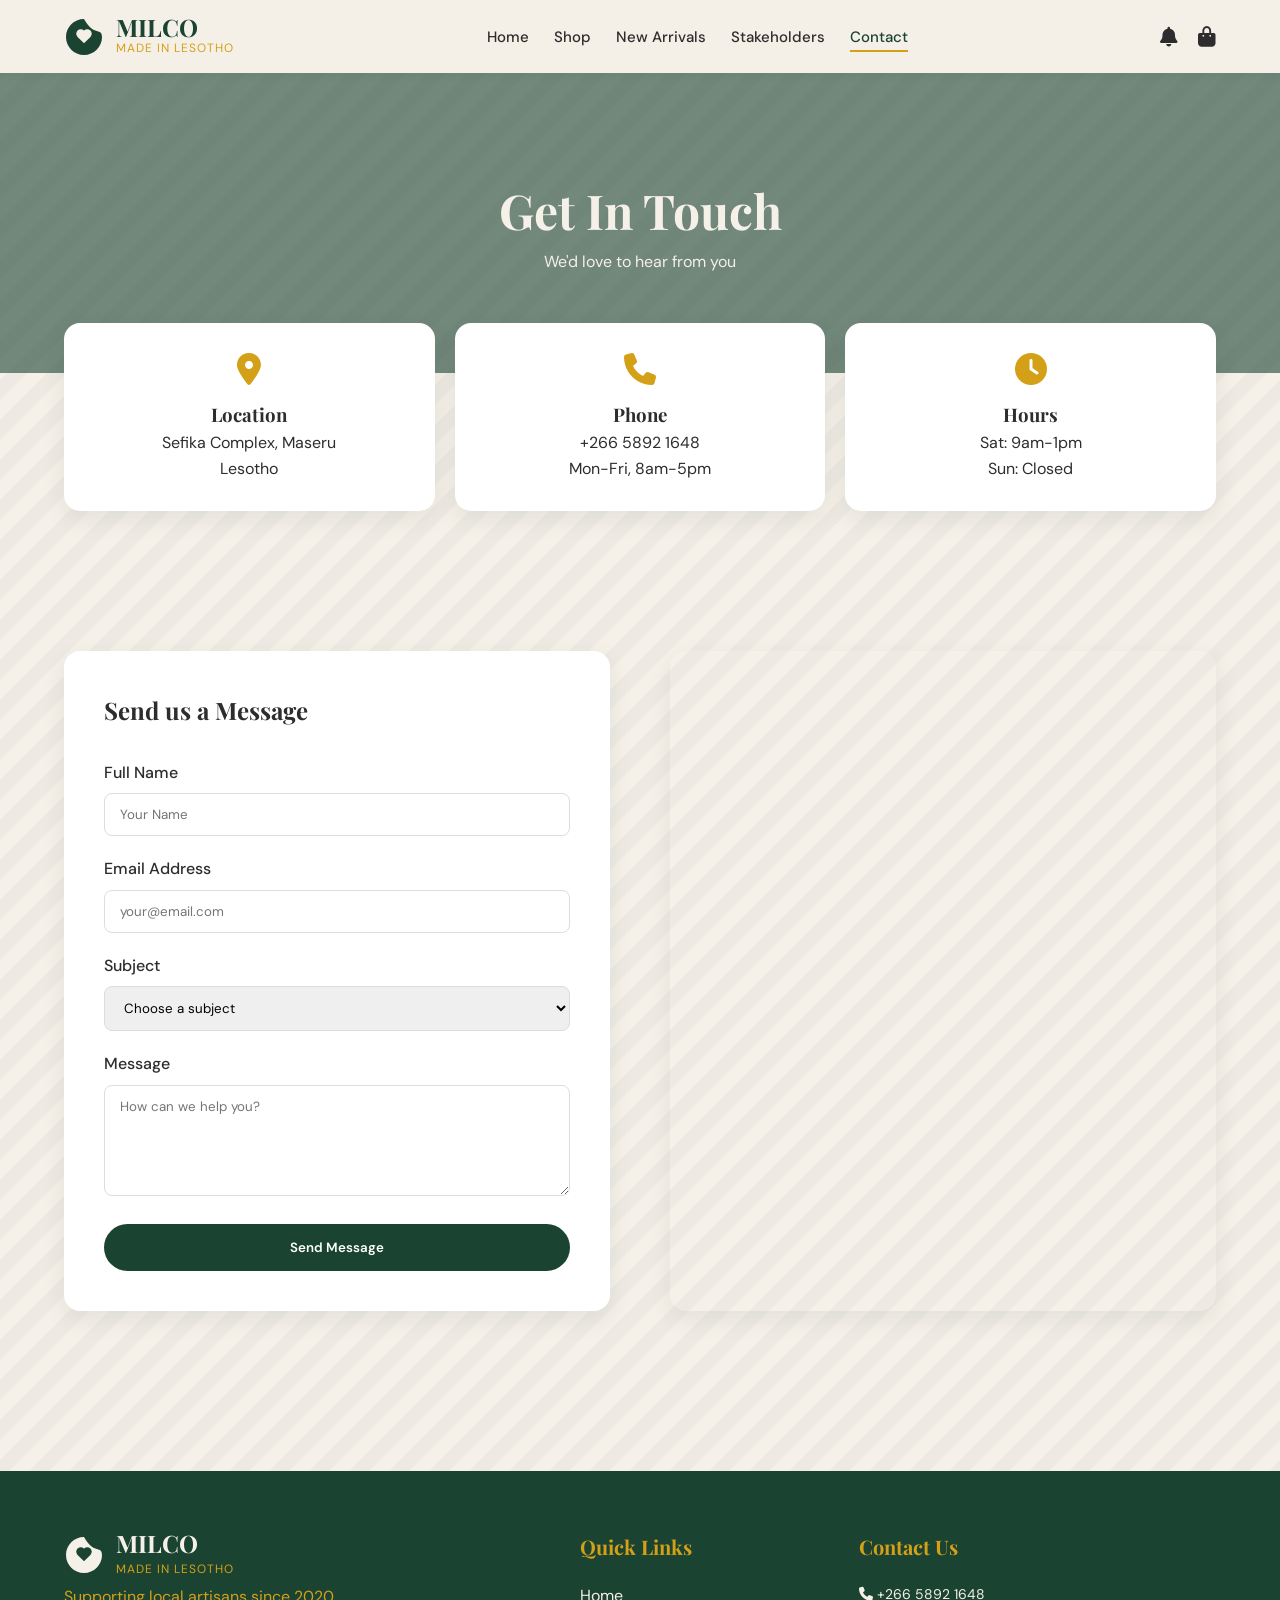
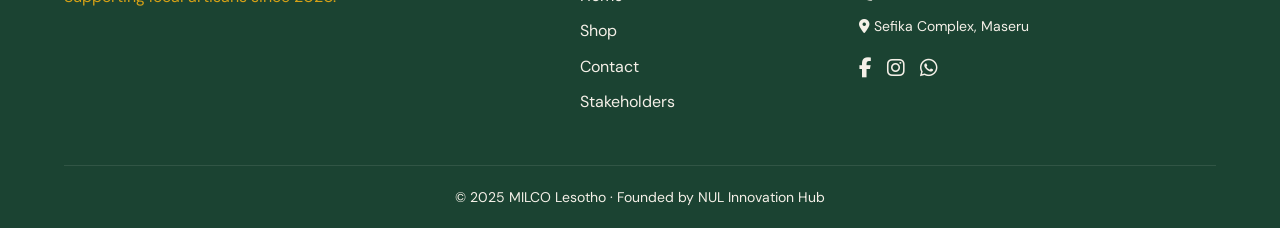
<file: contact.html>
<!DOCTYPE html>
<html lang="en">
<head>
    <meta charset="UTF-8">
    <meta name="viewport" content="width=device-width, initial-scale=1.0">
    <title>Contact Us — MILCO Lesotho</title>
    <meta name="description" content="Get in touch with MILCO Lesotho. Visit us at Sefika Complex, Maseru or send us a message.">
    <link rel="stylesheet" href="style.css">
    <link rel="stylesheet" href="https://cdnjs.cloudflare.com/ajax/libs/font-awesome/6.5.0/css/all.min.css">
    <style>
        .contact-grid { display: grid; grid-template-columns: 1fr 1fr; gap: 60px; margin-top: 60px; }
        .contact-info-cards { display: grid; grid-template-columns: repeat(3, 1fr); gap: 20px; margin-top: -50px; position: relative; z-index: 10; padding: 0 5%; }
        .info-card { background: var(--white); padding: 30px; border-radius: 16px; box-shadow: var(--shadow); text-align: center; }
        .info-card i { font-size: 32px; color: var(--accent); margin-bottom: 15px; }
        .contact-form { background: var(--white); padding: 40px; border-radius: 16px; box-shadow: var(--shadow); }
        .form-group { margin-bottom: 20px; }
        .form-group label { display: block; margin-bottom: 8px; font-weight: 500; }
        .form-group input, .form-group select, .form-group textarea { width: 100%; padding: 12px 15px; border: 1px solid #ddd; border-radius: 8px; font-family: var(--font-body); }
        .map-container { border-radius: 16px; overflow: hidden; box-shadow: var(--shadow); height: 100%; min-height: 400px; }
    </style>
</head>
<body>

    <!-- HEADER -->
    <header>
        <a href="index.html" class="logo-container">
            <svg width="40" height="40" viewBox="0 0 40 40" fill="none" xmlns="http://www.w3.org/2000/svg">
                <path d="M20 2C10.0589 2 2 10.0589 2 20C2 29.9411 10.0589 38 20 38C29.9411 38 38 29.9411 38 20C38 10.0589 29.9411 20 20 2ZM26.4142 13.5858C28.1716 15.3431 28.1716 18.1883 26.4142 19.9457L20 26.3599L13.5858 19.9457C11.8284 18.1883 11.8284 15.3431 13.5858 13.5858C15.3431 11.8284 18.1883 11.8284 19.9457 13.5858L20 13.6401L20.0543 13.5858C21.8117 11.8284 24.6569 11.8284 26.4142 13.5858Z" fill="#1B4332"/>
            </svg>
            <div class="logo-text">
                <h1>MILCO</h1>
                <p>Made in Lesotho</p>
            </div>
        </a>
        <nav>
            <ul>
                <li><a href="index.html">Home</a></li>
                <li><a href="shop.html">Shop</a></li>
                <li><a href="index.html#new-arrivals">New Arrivals</a></li>
                <li><a href="stakeholders.html">Stakeholders</a></li>
                <li><a href="contact.html" class="active">Contact</a></li>
            </ul>
        </nav>
        <div class="nav-icons">
            <a href="notifications.html" class="icon-btn">
                <i class="fa fa-bell"></i>
                <span id="notif-badge" class="badge-count">0</span>
            </a>
            <a href="cart.html" class="icon-btn">
                <i class="fa fa-shopping-bag"></i>
                <span id="cart-count" class="badge-count">0</span>
            </a>
        </div>
    </header>

    <!-- HERO SECTION -->
    <section style="height: 300px; position: relative; display: flex; align-items: center; justify-content: center; color: var(--background);">
        <div style="position: absolute; top: 0; left: 0; width: 100%; height: 100%; background: linear-gradient(rgba(27, 67, 50, 0.6), rgba(27, 67, 50, 0.6)), url('https://images.unsplash.com/photo-1526958097901-5e6d742d3371?w=1200&q=80'); background-size: cover; background-position: center;"></div>
        <div style="position: relative; text-align: center;">
            <h1 style="font-size: 48px; font-family: var(--font-display);">Get In Touch</h1>
            <p>We'd love to hear from you</p>
        </div>
    </section>

    <!-- INFO CARDS -->
    <div class="contact-info-cards">
        <div class="info-card">
            <i class="fa fa-map-marker-alt"></i>
            <h3>Location</h3>
            <p>Sefika Complex, Maseru<br>Lesotho</p>
        </div>
        <div class="info-card">
            <i class="fa fa-phone"></i>
            <h3>Phone</h3>
            <p>+266 5892 1648<br>Mon-Fri, 8am-5pm</p>
        </div>
        <div class="info-card">
            <i class="fa fa-clock"></i>
            <h3>Hours</h3>
            <p>Sat: 9am-1pm<br>Sun: Closed</p>
        </div>
    </div>

    <main style="padding: 80px 5%;">
        <div class="contact-grid">
            <!-- CONTACT FORM -->
            <div class="contact-form">
                <h2 style="margin-bottom: 30px; font-family: var(--font-display);">Send us a Message</h2>
                <form id="contact-form">
                    <div class="form-group">
                        <label>Full Name</label>
                        <input type="text" id="contact-name" required placeholder="Your Name">
                    </div>
                    <div class="form-group">
                        <label>Email Address</label>
                        <input type="email" id="contact-email" required placeholder="your@email.com">
                    </div>
                    <div class="form-group">
                        <label>Subject</label>
                        <select id="contact-subject" required>
                            <option value="" disabled selected>Choose a subject</option>
                            <option value="General Inquiry">General Inquiry</option>
                            <option value="Order Status">Order Status</option>
                            <li><a href="stakeholders.html">Stakeholders</a></li>
                            <option value="Product Suggestion">Product Suggestion</option>
                            <option value="Wholesale">Wholesale/Partnership</option>
                        </select>
                    </div>
                    <div class="form-group">
                        <label>Message</label>
                        <textarea id="contact-message" required rows="5" placeholder="How can we help you?"></textarea>
                    </div>
                    <button type="submit" class="btn btn-primary" style="width: 100%; padding: 15px;">Send Message</button>
                </form>
            </div>

            <!-- MAP -->
            <div class="map-container">
                <!-- Placeholder for Google Maps -->
                <iframe 
                    src="https://www.google.com/maps/embed?pb=!1m18!1m12!1m3!1d3581.336427321045!2d27.4833!3d-29.3167!2m3!1f0!2f0!3f0!3m2!1i1024!2i768!4f13.1!3m3!1m2!1s0x1e8d0526e84d33b5%3A0x2727272727272727!2sSefika%20Complex!5e0!3m2!1sen!2sls!4v1234567890123!5m2!1sen!2sls" 
                    width="100%" height="100%" style="border:0;" allowfullscreen="" loading="lazy"></iframe>
            </div>
        </div>
    </main>

    <!-- FOOTER -->
    <footer>
        <div class="footer-grid">
            <div class="footer-logo">
                <div class="logo-container">
                    <svg width="40" height="40" viewBox="0 0 40 40" fill="none" xmlns="http://www.w3.org/2000/svg">
                        <path d="M20 2C10.0589 2 2 10.0589 2 20C2 29.9411 10.0589 38 20 38C29.9411 38 38 29.9411 38 20C38 10.0589 29.9411 20 20 2ZM26.4142 13.5858C28.1716 15.3431 28.1716 18.1883 26.4142 19.9457L20 26.3599L13.5858 19.9457C11.8284 18.1883 11.8284 15.3431 13.5858 13.5858C15.3431 11.8284 18.1883 11.8284 19.9457 13.5858L20 13.6401L20.0543 13.5858C21.8117 11.8284 24.6569 11.8284 26.4142 13.5858Z" fill="#F5F0E8"/>
                    </svg>
                    <div class="logo-text">
                        <h1>MILCO</h1>
                        <p>Made in Lesotho</p>
                    </div>
                </div>
                <p>Supporting local artisans since 2020.</p>
            </div>
            <div class="footer-links">
                <h3>Quick Links</h3>
                <ul>
                    <li><a href="index.html">Home</a></li>
                    <li><a href="shop.html">Shop</a></li>
                    <li><a href="contact.html">Contact</a></li>
                    <li><a href="stakeholders.html">Stakeholders</a></li>
                </ul>
            </div>
            <div class="footer-contact">
                <h3>Contact Us</h3>
                <p><i class="fa fa-phone"></i> +266 5892 1648</p>
                <p><i class="fa fa-map-marker-alt"></i> Sefika Complex, Maseru</p>
                <div class="social-links">
                    <a href="#"><i class="fab fa-facebook-f"></i></a>
                    <a href="#"><i class="fab fa-instagram"></i></a>
                    <a href="#"><i class="fab fa-whatsapp"></i></a>
                </div>
            </div>
        </div>
        <div class="footer-bottom">
            <p>&copy; 2025 MILCO Lesotho &middot; Founded by NUL Innovation Hub</p>
        </div>
    </footer>

    <script src="script.js"></script>
    <script>
        document.getElementById('contact-form').addEventListener('submit', (e) => {
            e.preventDefault();
            const message = {
                id: Date.now(),
                name: document.getElementById('contact-name').value,
                email: document.getElementById('contact-email').value,
                subject: document.getElementById('contact-subject').value,
                text: document.getElementById('contact-message').value,
                date: new Date().toISOString()
            };

            const messages = JSON.parse(localStorage.getItem('contactMessages')) || [];
            messages.push(message);
            localStorage.setItem('contactMessages', JSON.stringify(messages));

            showToast("Message sent! We'll get back to you within 24 hours.");
            e.target.reset();
        });
    </script>
</body>
</html>
</file>
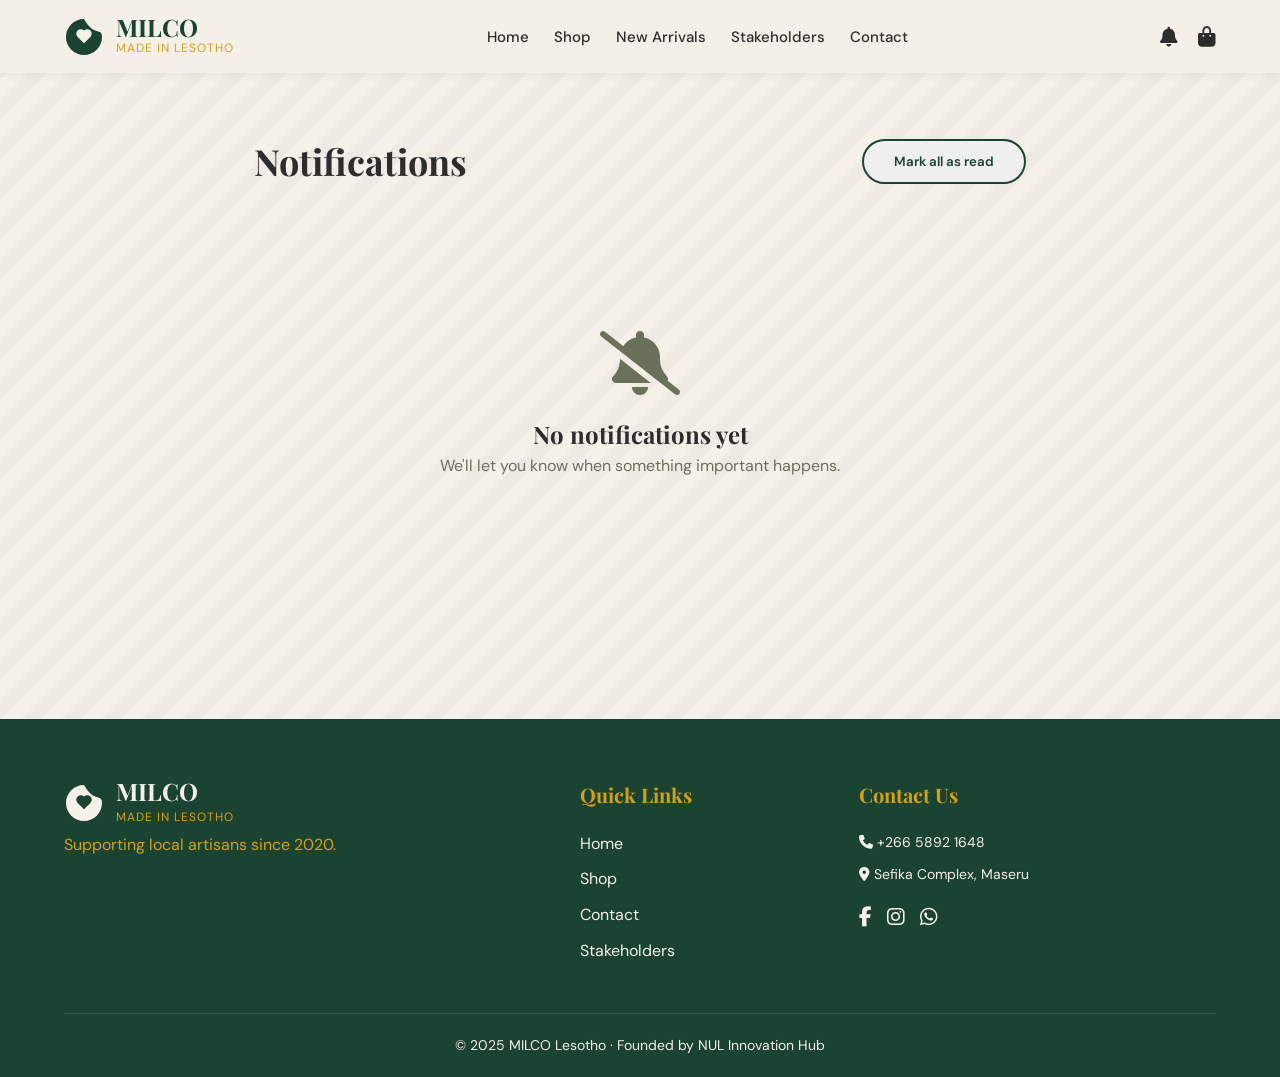
<file: notifications.html>
<!DOCTYPE html>
<html lang="en">
<head>
    <meta charset="UTF-8">
    <meta name="viewport" content="width=device-width, initial-scale=1.0">
    <title>Notifications — MILCO Lesotho</title>
    <meta name="description" content="Check your MILCO notifications for order updates and new product arrivals.">
    <link rel="stylesheet" href="style.css">
    <link rel="stylesheet" href="https://cdnjs.cloudflare.com/ajax/libs/font-awesome/6.5.0/css/all.min.css">
    <style>
        .notif-item { display: flex; gap: 20px; padding: 25px; border-bottom: 1px solid rgba(27, 67, 50, 0.1); transition: var(--transition); }
        .notif-item:hover { background: var(--white); }
        .notif-item.unread { border-left: 4px solid var(--accent); background: #fffcf5; }
        .notif-icon { width: 50px; height: 50px; border-radius: 50%; display: flex; justify-content: center; align-items: center; background: var(--background); color: var(--primary); font-size: 20px; flex-shrink: 0; }
        .notif-content { flex-grow: 1; }
        .notif-time { font-size: 12px; color: var(--muted); margin-top: 5px; }
    </style>
</head>
<body>

    <!-- HEADER -->
    <header>
        <a href="index.html" class="logo-container">
            <svg width="40" height="40" viewBox="0 0 40 40" fill="none" xmlns="http://www.w3.org/2000/svg">
                <path d="M20 2C10.0589 2 2 10.0589 2 20C2 29.9411 10.0589 38 20 38C29.9411 38 38 29.9411 38 20C38 10.0589 29.9411 20 20 2ZM26.4142 13.5858C28.1716 15.3431 28.1716 18.1883 26.4142 19.9457L20 26.3599L13.5858 19.9457C11.8284 18.1883 11.8284 15.3431 13.5858 13.5858C15.3431 11.8284 18.1883 11.8284 19.9457 13.5858L20 13.6401L20.0543 13.5858C21.8117 11.8284 24.6569 11.8284 26.4142 13.5858Z" fill="#1B4332"/>
            </svg>
            <div class="logo-text">
                <h1>MILCO</h1>
                <p>Made in Lesotho</p>
            </div>
        </a>
        <nav>
            <ul>
                <li><a href="index.html">Home</a></li>
                <li><a href="shop.html">Shop</a></li>
                <li><a href="index.html#new-arrivals">New Arrivals</a></li>
                <li><a href="stakeholders.html">Stakeholders</a></li>
                <li><a href="contact.html">Contact</a></li>
            </ul>
        </nav>
        <div class="nav-icons">
            <a href="notifications.html" class="icon-btn active">
                <i class="fa fa-bell"></i>
                <span id="notif-badge" class="badge-count">0</span>
            </a>
            <a href="cart.html" class="icon-btn">
                <i class="fa fa-shopping-bag"></i>
                <span id="cart-count" class="badge-count">0</span>
            </a>
        </div>
    </header>

    <main style="padding: 60px 5%; max-width: 900px; margin: 0 auto;">
        <div style="display: flex; justify-content: space-between; align-items: center; margin-bottom: 40px;">
            <h1 style="font-size: 36px;">Notifications</h1>
            <button class="btn btn-outline" onclick="markAllAsRead()">Mark all as read</button>
        </div>

        <div id="notif-list" class="card">
            <!-- Rendered via JS -->
        </div>

        <div id="empty-notif" style="display: none; text-align: center; padding: 100px 20px;">
            <i class="fa fa-bell-slash" style="font-size: 64px; color: var(--muted); margin-bottom: 20px;"></i>
            <h2>No notifications yet</h2>
            <p style="color: var(--muted);">We'll let you know when something important happens.</p>
        </div>
    </main>

    <!-- FOOTER -->
    <footer>
        <div class="footer-grid">
            <div class="footer-logo">
                <div class="logo-container">
                    <svg width="40" height="40" viewBox="0 0 40 40" fill="none" xmlns="http://www.w3.org/2000/svg">
                        <path d="M20 2C10.0589 2 2 10.0589 2 20C2 29.9411 10.0589 38 20 38C29.9411 38 38 29.9411 38 20C38 10.0589 29.9411 20 20 2ZM26.4142 13.5858C28.1716 15.3431 28.1716 18.1883 26.4142 19.9457L20 26.3599L13.5858 19.9457C11.8284 18.1883 11.8284 15.3431 13.5858 13.5858C15.3431 11.8284 18.1883 11.8284 19.9457 13.5858L20 13.6401L20.0543 13.5858C21.8117 11.8284 24.6569 11.8284 26.4142 13.5858Z" fill="#F5F0E8"/>
                    </svg>
                    <div class="logo-text">
                        <h1>MILCO</h1>
                        <p>Made in Lesotho</p>
                    </div>
                </div>
                <p>Supporting local artisans since 2020.</p>
            </div>
            <div class="footer-links">
                <h3>Quick Links</h3>
                <ul>
                    <li><a href="index.html">Home</a></li>
                    <li><a href="shop.html">Shop</a></li>
                    <li><a href="contact.html">Contact</a></li>
                    <li><a href="stakeholders.html">Stakeholders</a></li>
                </ul>
            </div>
            <div class="footer-contact">
                <h3>Contact Us</h3>
                <p><i class="fa fa-phone"></i> +266 5892 1648</p>
                <p><i class="fa fa-map-marker-alt"></i> Sefika Complex, Maseru</p>
                <div class="social-links">
                    <a href="#"><i class="fab fa-facebook-f"></i></a>
                    <a href="#"><i class="fab fa-instagram"></i></a>
                    <a href="#"><i class="fab fa-whatsapp"></i></a>
                </div>
            </div>
        </div>
        <div class="footer-bottom">
            <p>&copy; 2025 MILCO Lesotho &middot; Founded by NUL Innovation Hub</p>
        </div>
    </footer>

    <script src="script.js"></script>
    <script>
        function renderNotifications() {
            const list = document.getElementById('notif-list');
            const empty = document.getElementById('empty-notif');

            if (notifications.length === 0) {
                list.style.display = 'none';
                empty.style.display = 'block';
                return;
            }

            list.innerHTML = notifications.map((n, index) => `
                <div class="notif-item ${n.read ? '' : 'unread'}">
                    <div class="notif-icon">
                        <i class="fa ${getNotifIcon(n.type)}"></i>
                    </div>
                    <div class="notif-content">
                        <h3 style="font-size: 16px;">${n.title}</h3>
                        <p style="font-size: 14px; color: var(--text);">${n.message}</p>
                        <p class="notif-time">${n.time}</p>
                    </div>
                    ${!n.read ? `<button class="btn btn-outline" style="padding: 5px 15px; font-size: 12px;" onclick="markAsRead(${index})">Read</button>` : ''}
                </div>
            `).join('');
        }

        function getNotifIcon(type) {
            switch(type) {
                case 'Order Confirmed': return 'fa-check-circle';
                case 'New Product': return 'fa-star';
                case 'Back in Stock': return 'fa-box';
                case 'Recommendation': return 'fa-heart';
                default: return 'fa-bell';
            }
        }

        function markAsRead(index) {
            notifications[index].read = true;
            localStorage.setItem('notifications', JSON.stringify(notifications));
            renderNotifications();
            updateNotifBadge();
        }

        function markAllAsRead() {
            notifications.forEach(n => n.read = true);
            localStorage.setItem('notifications', JSON.stringify(notifications));
            renderNotifications();
            updateNotifBadge();
        }

        document.addEventListener('DOMContentLoaded', renderNotifications);
    </script>
</body>
</html>
</file>
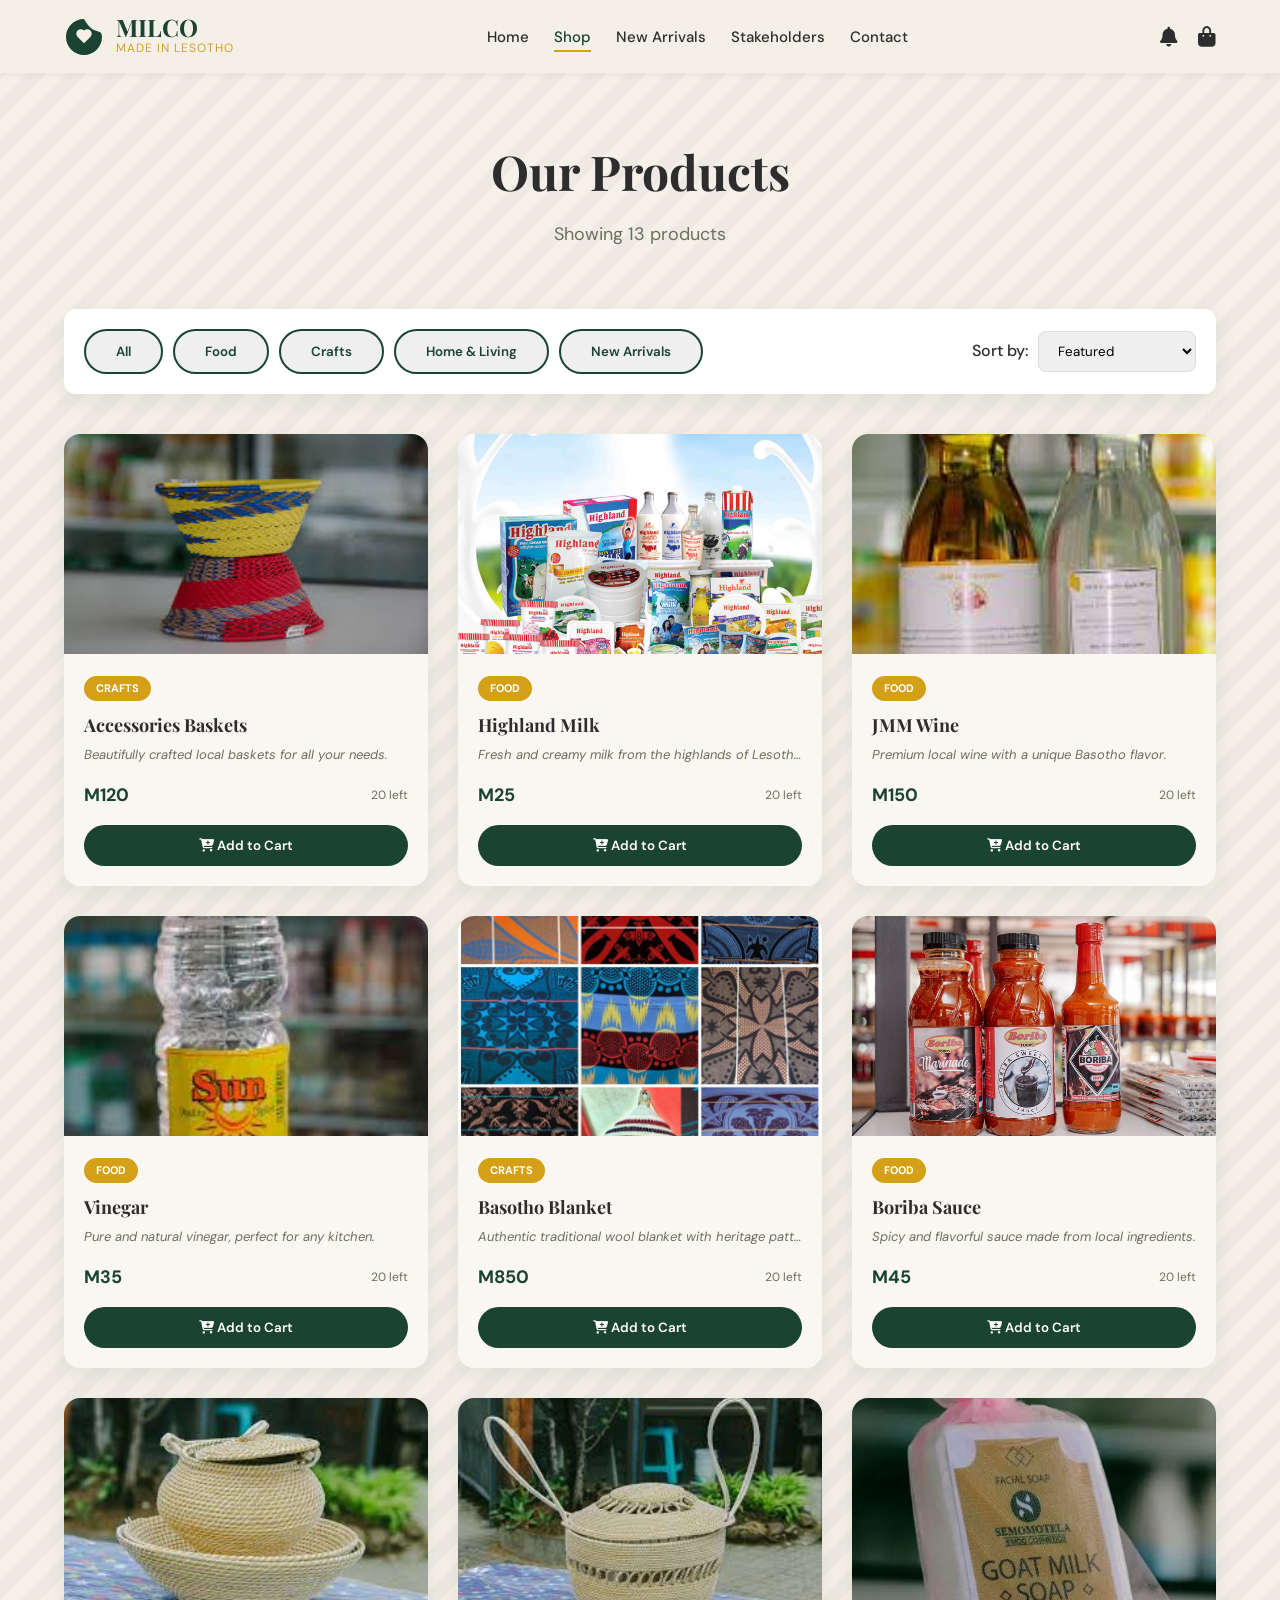
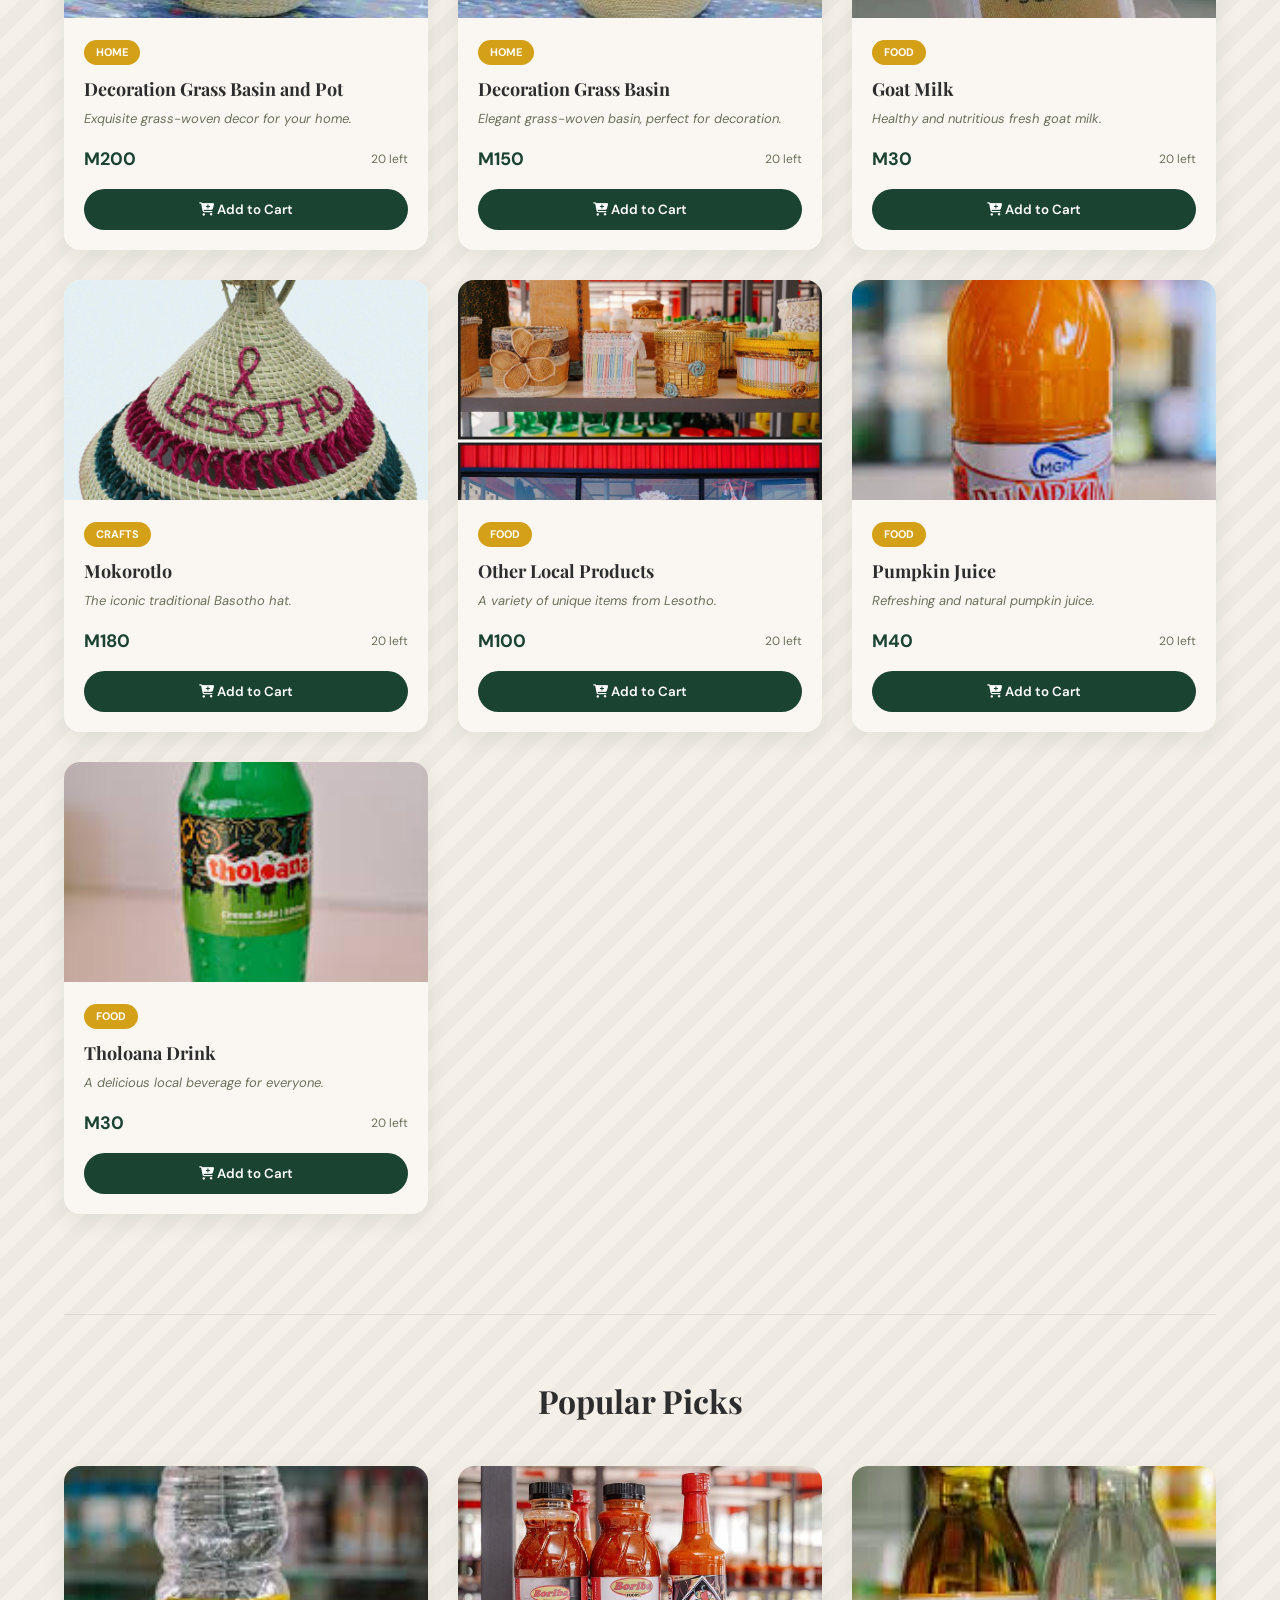
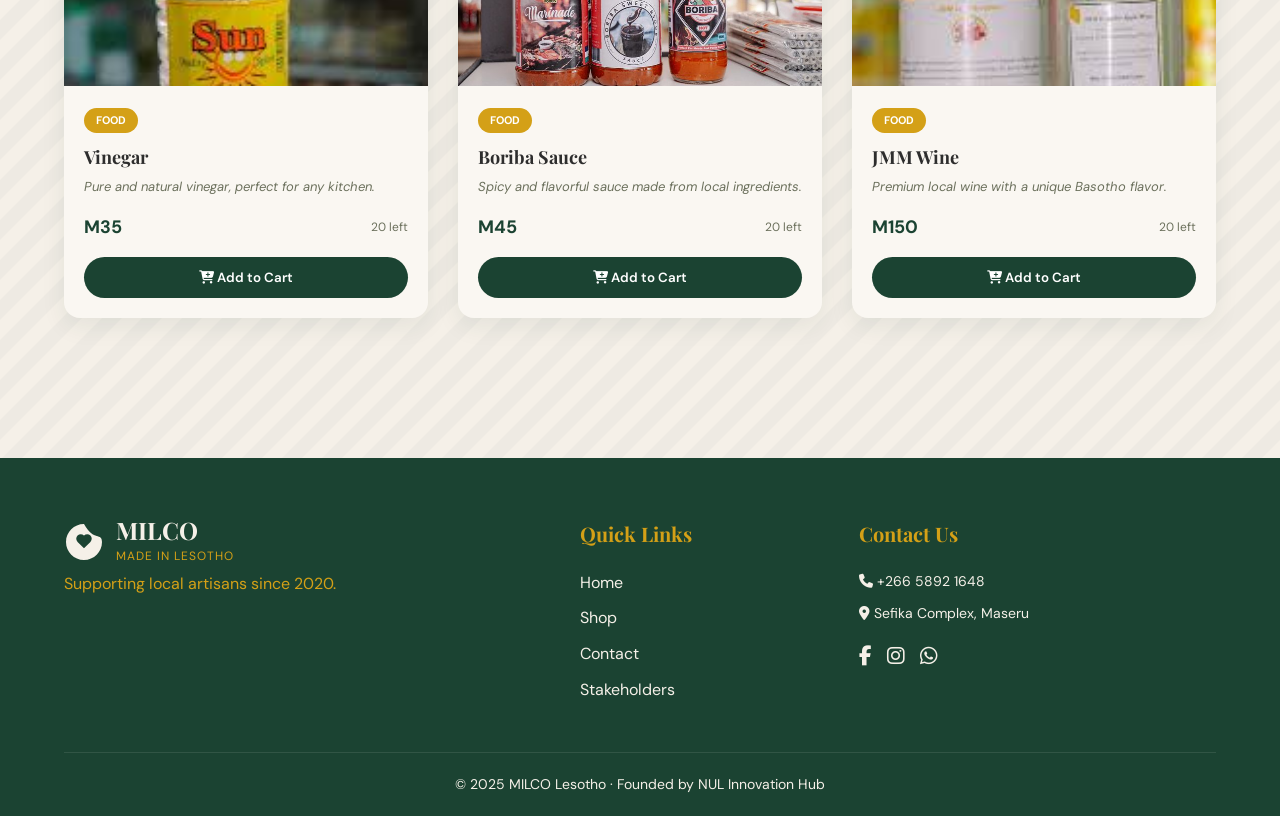
<file: shop.html>
<!DOCTYPE html>
<html lang="en">
<head>
    <meta charset="UTF-8">
    <meta name="viewport" content="width=device-width, initial-scale=1.0">
    <title>Shop All Products — MILCO Lesotho</title>
    <meta name="description" content="Browse our full collection of authentic Basotho products. Filter by Food, Home, or Crafts.">
    <meta name="keywords" content="Made in Lesotho, MILCO, local products, food, crafts, Maseru, Lesotho shopping">
    <meta property="og:title" content="Shop Local Lesotho Products — MILCO">
    <meta property="og:description" content="Authentic Basotho products including local food, blankets, and handmade crafts.">
    <meta name="author" content="MILCO Lesotho">
    <link rel="canonical" href="shop.html">
    
    <link rel="stylesheet" href="style.css">
    <link rel="stylesheet" href="https://cdnjs.cloudflare.com/ajax/libs/font-awesome/6.5.0/css/all.min.css">
</head>
<body>

    <!-- HEADER -->
    <header>
        <a href="index.html" class="logo-container">
            <svg width="40" height="40" viewBox="0 0 40 40" fill="none" xmlns="http://www.w3.org/2000/svg">
                <path d="M20 2C10.0589 2 2 10.0589 2 20C2 29.9411 10.0589 38 20 38C29.9411 38 38 29.9411 38 20C38 10.0589 29.9411 20 20 2ZM26.4142 13.5858C28.1716 15.3431 28.1716 18.1883 26.4142 19.9457L20 26.3599L13.5858 19.9457C11.8284 18.1883 11.8284 15.3431 13.5858 13.5858C15.3431 11.8284 18.1883 11.8284 19.9457 13.5858L20 13.6401L20.0543 13.5858C21.8117 11.8284 24.6569 11.8284 26.4142 13.5858Z" fill="#1B4332"/>
            </svg>
            <div class="logo-text">
                <h1>MILCO</h1>
                <p>Made in Lesotho</p>
            </div>
        </a>
        <nav>
            <ul>
                <li><a href="index.html">Home</a></li>
                <li><a href="shop.html" class="active">Shop</a></li>
                <li><a href="index.html#new-arrivals">New Arrivals</a></li>
                <li><a href="stakeholders.html">Stakeholders</a></li>
                <li><a href="contact.html">Contact</a></li>
            </ul>
        </nav>
        <div class="nav-icons">
            <a href="notifications.html" class="icon-btn">
                <i class="fa fa-bell"></i>
                <span id="notif-badge" class="badge-count">0</span>
            </a>
            <a href="cart.html" class="icon-btn">
                <i class="fa fa-shopping-bag"></i>
                <span id="cart-count" class="badge-count">0</span>
            </a>
        </div>
    </header>

    <!-- SHOP CONTENT -->
    <main style="padding: 60px 5%;">
        <div style="text-align: center; margin-bottom: 60px;">
            <h1 style="font-size: 48px; margin-bottom: 10px;">Our Products</h1>
            <p id="product-count" style="color: var(--muted); font-size: 18px;">Showing all products</p>
        </div>

        <!-- FILTER & SORT BAR -->
        <div style="display: flex; flex-wrap: wrap; justify-content: space-between; align-items: center; gap: 20px; margin-bottom: 40px; padding: 20px; background: var(--white); border-radius: 12px; box-shadow: var(--shadow);">
            <div id="filter-bar" style="display: flex; gap: 10px; flex-wrap: wrap;">
                <button class="btn btn-outline active" onclick="filterProducts('All', this)">All</button>
                <button class="btn btn-outline" onclick="filterProducts('Food', this)">Food</button>
                <button class="btn btn-outline" onclick="filterProducts('Crafts', this)">Crafts</button>
                <button class="btn btn-outline" onclick="filterProducts('Home', this)">Home & Living</button>
                <button class="btn btn-outline" onclick="filterProducts('New', this)">New Arrivals</button>
            </div>
            
            <div style="display: flex; align-items: center; gap: 10px;">
                <label for="sort-select" style="font-weight: 500;">Sort by:</label>
                <select id="sort-select" onchange="sortProducts(this.value)" style="padding: 10px 15px; border-radius: 8px; border: 1px solid #ddd; font-family: var(--font-body);">
                    <option value="featured">Featured</option>
                    <option value="price-low">Price Low → High</option>
                    <option value="price-high">Price High → Low</option>
                    <option value="name-az">Name A-Z</option>
                </select>
            </div>
        </div>

        <!-- PRODUCT GRID -->
        <div id="shop-grid" style="display: grid; grid-template-columns: repeat(auto-fill, minmax(280px, 1fr)); gap: 30px;">
            <!-- Rendered via JS -->
        </div>

        <!-- RECOMMENDATIONS SECTION -->
        <section style="margin-top: 100px; padding-top: 60px; border-top: 1px solid rgba(27, 67, 50, 0.1);">
            <h2 id="recommendation-heading" style="text-align: center; margin-bottom: 40px; font-size: 32px;">Recommended For You</h2>
            <div id="recommendations" style="display: grid; grid-template-columns: repeat(auto-fit, minmax(280px, 1fr)); gap: 30px;">
                <!-- Rendered via JS -->
            </div>
        </section>
    </main>

    <!-- FOOTER -->
    <footer>
        <div class="footer-grid">
            <div class="footer-logo">
                <div class="logo-container">
                    <svg width="40" height="40" viewBox="0 0 40 40" fill="none" xmlns="http://www.w3.org/2000/svg">
                        <path d="M20 2C10.0589 2 2 10.0589 2 20C2 29.9411 10.0589 38 20 38C29.9411 38 38 29.9411 38 20C38 10.0589 29.9411 20 20 2ZM26.4142 13.5858C28.1716 15.3431 28.1716 18.1883 26.4142 19.9457L20 26.3599L13.5858 19.9457C11.8284 18.1883 11.8284 15.3431 13.5858 13.5858C15.3431 11.8284 18.1883 11.8284 19.9457 13.5858L20 13.6401L20.0543 13.5858C21.8117 11.8284 24.6569 11.8284 26.4142 13.5858Z" fill="#F5F0E8"/>
                    </svg>
                    <div class="logo-text">
                        <h1>MILCO</h1>
                        <p>Made in Lesotho</p>
                    </div>
                </div>
                <p>Supporting local artisans since 2020.</p>
            </div>
            <div class="footer-links">
                <h3>Quick Links</h3>
                <ul>
                    <li><a href="index.html">Home</a></li>
                    <li><a href="shop.html">Shop</a></li>
                    <li><a href="contact.html">Contact</a></li>
                    <li><a href="stakeholders.html">Stakeholders</a></li>
                </ul>
            </div>
            <div class="footer-contact">
                <h3>Contact Us</h3>
                <p><i class="fa fa-phone"></i> +266 5892 1648</p>
                <p><i class="fa fa-map-marker-alt"></i> Sefika Complex, Maseru</p>
                <div class="social-links">
                    <a href="#"><i class="fab fa-facebook-f"></i></a>
                    <a href="#"><i class="fab fa-instagram"></i></a>
                    <a href="#"><i class="fab fa-whatsapp"></i></a>
                </div>
            </div>
        </div>
        <div class="footer-bottom">
            <p>&copy; 2025 MILCO Lesotho &middot; Founded by NUL Innovation Hub</p>
        </div>
    </footer>

    <script src="script.js"></script>
    <script>
        let currentProducts = [...productsData];
        const grid = document.getElementById('shop-grid');

        function renderProducts(products) {
            grid.innerHTML = products.map(p => createProductCard(p)).join('');
            document.getElementById('product-count').textContent = `Showing ${products.length} product${products.length === 1 ? '' : 's'}`;
            initAnimations();
        }

        function filterProducts(category, btn) {
            // Update Active State
            document.querySelectorAll('#filter-bar .btn').forEach(b => b.classList.remove('active'));
            btn.classList.add('active');

            if (category === 'All') {
                currentProducts = [...productsData];
            } else if (category === 'New') {
                currentProducts = productsData.filter(p => p.isNew);
            } else {
                currentProducts = productsData.filter(p => p.category === category);
            }
            renderProducts(currentProducts);
        }

        function sortProducts(criteria) {
            if (criteria === 'price-low') {
                currentProducts.sort((a, b) => a.price - b.price);
            } else if (criteria === 'price-high') {
                currentProducts.sort((a, b) => b.price - a.price);
            } else if (criteria === 'name-az') {
                currentProducts.sort((a, b) => a.name.localeCompare(b.name));
            } else {
                currentProducts = [...productsData];
            }
            renderProducts(currentProducts);
        }

        document.addEventListener('DOMContentLoaded', () => {
            // Check for URL parameters (e.g., from Home page categories)
            const urlParams = new URLSearchParams(window.location.search);
            const cat = urlParams.get('cat');
            if (cat) {
                const btn = Array.from(document.querySelectorAll('#filter-bar .btn'))
                    .find(b => b.textContent.toLowerCase().includes(cat.toLowerCase()));
                if (btn) filterProducts(cat.charAt(0).toUpperCase() + cat.slice(1), btn);
            } else {
                renderProducts(productsData);
            }
        });
    </script>
</body>
</html>
</file>
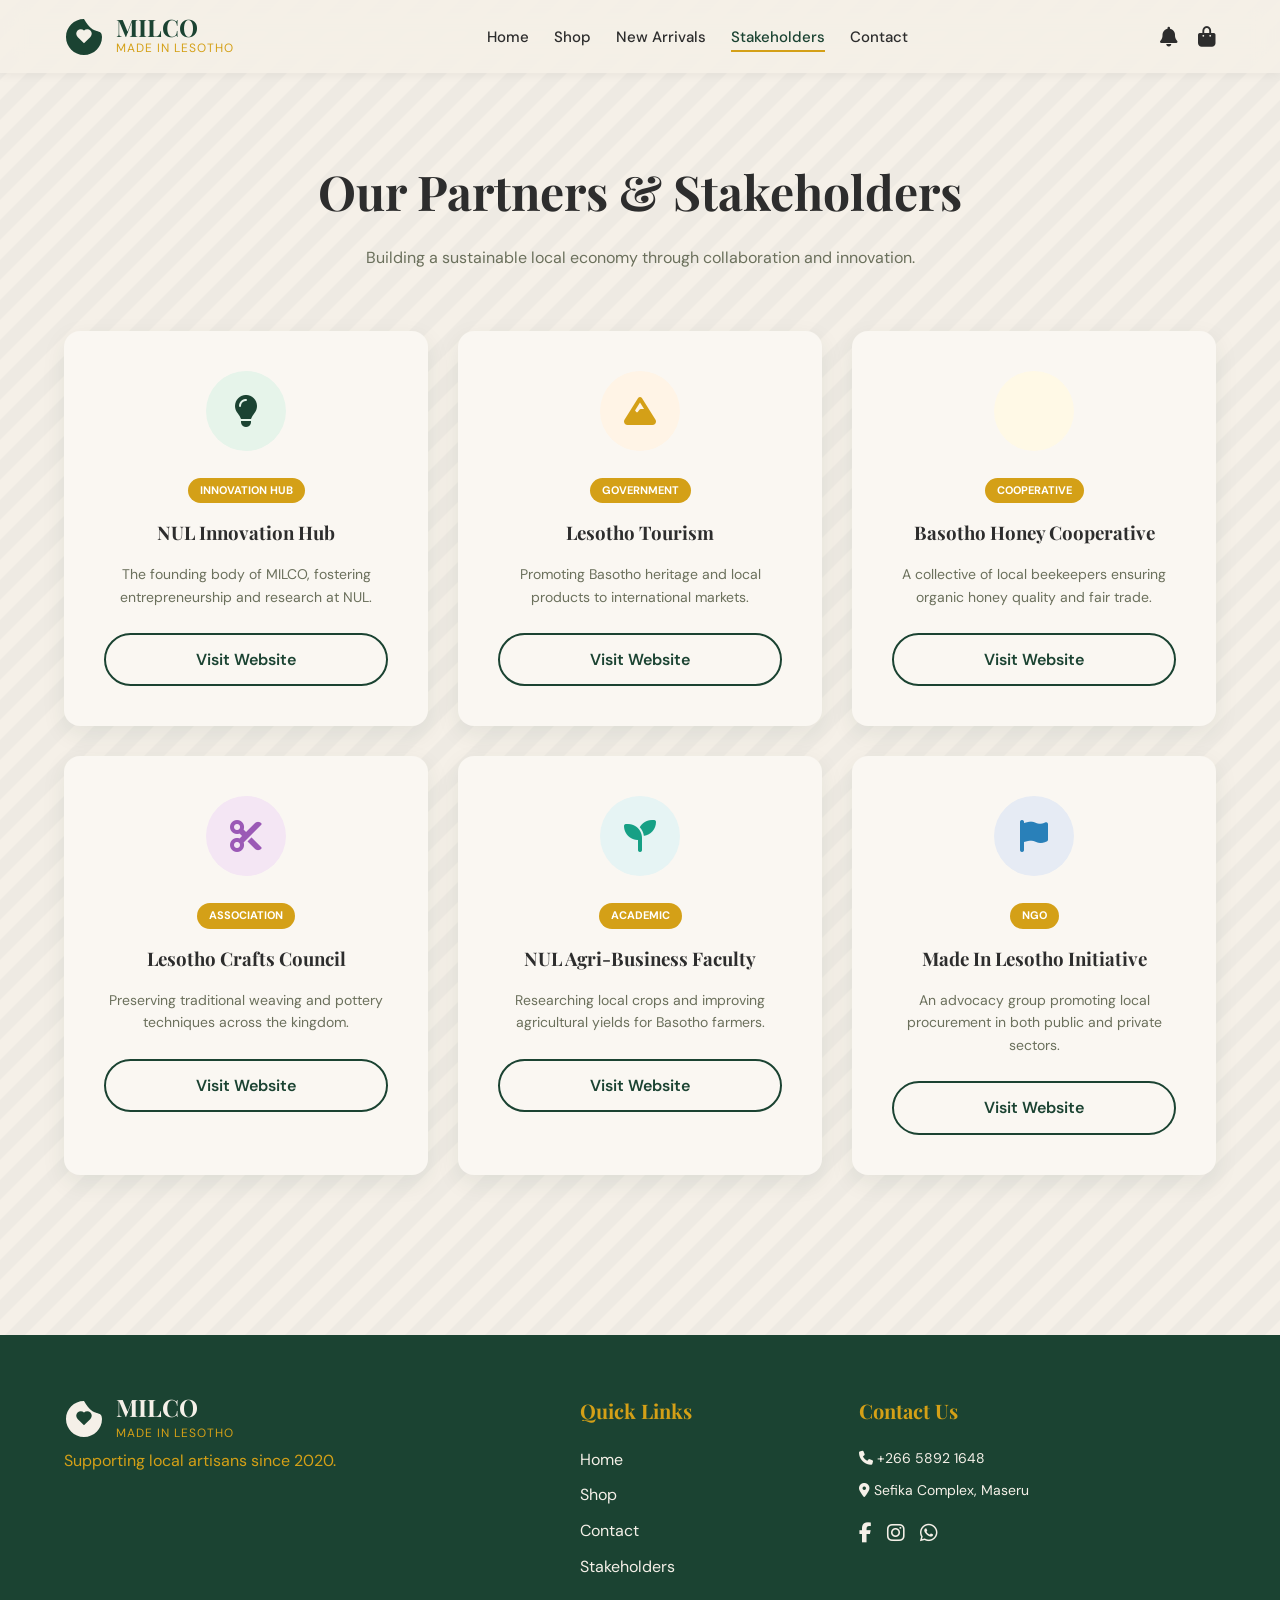
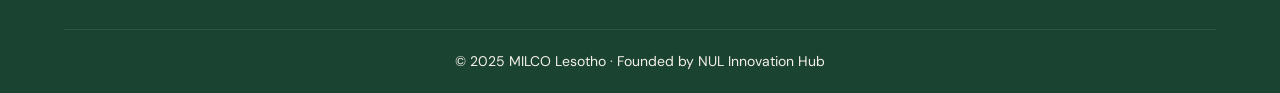
<file: stakeholders.html>
<!DOCTYPE html>
<html lang="en">
<head>
    <meta charset="UTF-8">
    <meta name="viewport" content="width=device-width, initial-scale=1.0">
    <title>Our Stakeholders — MILCO Lesotho</title>
    <meta name="description" content="Meet the partners and stakeholders supporting MILCO's mission to promote Made-in-Lesotho products.">
    <link rel="stylesheet" href="style.css">
    <link rel="stylesheet" href="https://cdnjs.cloudflare.com/ajax/libs/font-awesome/6.5.0/css/all.min.css">
</head>
<body>

    <!-- HEADER -->
    <header>
        <a href="index.html" class="logo-container">
            <svg width="40" height="40" viewBox="0 0 40 40" fill="none" xmlns="http://www.w3.org/2000/svg">
                <path d="M20 2C10.0589 2 2 10.0589 2 20C2 29.9411 10.0589 38 20 38C29.9411 38 38 29.9411 38 20C38 10.0589 29.9411 20 20 2ZM26.4142 13.5858C28.1716 15.3431 28.1716 18.1883 26.4142 19.9457L20 26.3599L13.5858 19.9457C11.8284 18.1883 11.8284 15.3431 13.5858 13.5858C15.3431 11.8284 18.1883 11.8284 19.9457 13.5858L20 13.6401L20.0543 13.5858C21.8117 11.8284 24.6569 11.8284 26.4142 13.5858Z" fill="#1B4332"/>
            </svg>
            <div class="logo-text">
                <h1>MILCO</h1>
                <p>Made in Lesotho</p>
            </div>
        </a>
        <nav>
            <ul>
                <li><a href="index.html">Home</a></li>
                <li><a href="shop.html">Shop</a></li>
                <li><a href="index.html#new-arrivals">New Arrivals</a></li>
                <li><a href="stakeholders.html" class="active">Stakeholders</a></li>
                <li><a href="contact.html">Contact</a></li>
            </ul>
        </nav>
        <div class="nav-icons">
            <a href="notifications.html" class="icon-btn">
                <i class="fa fa-bell"></i>
                <span id="notif-badge" class="badge-count">0</span>
            </a>
            <a href="cart.html" class="icon-btn">
                <i class="fa fa-shopping-bag"></i>
                <span id="cart-count" class="badge-count">0</span>
            </a>
        </div>
    </header>

    <main style="padding: 80px 5%;">
        <div style="text-align: center; margin-bottom: 60px;">
            <h1 style="font-size: 48px; margin-bottom: 15px;">Our Partners & Stakeholders</h1>
            <p style="color: var(--muted); max-width: 700px; margin: 0 auto;">Building a sustainable local economy through collaboration and innovation.</p>
        </div>

        <div style="display: grid; grid-template-columns: repeat(auto-fit, minmax(300px, 1fr)); gap: 30px;">
            <!-- HUB -->
            <div class="card" style="padding: 40px; text-align: center;">
                <div style="width: 80px; height: 80px; background: #e6f4ea; border-radius: 50%; display: flex; justify-content: center; align-items: center; margin: 0 auto 25px;">
                    <i class="fa fa-lightbulb" style="font-size: 32px; color: var(--primary);"></i>
                </div>
                <span class="category-badge" style="margin-bottom: 15px;">Innovation Hub</span>
                <h3>NUL Innovation Hub</h3>
                <p style="color: var(--muted); font-size: 14px; margin: 15px 0 25px;">The founding body of MILCO, fostering entrepreneurship and research at NUL.</p>
                <a href="https://www.nul.ls" target="_blank" class="btn btn-outline" style="width: 100%;">Visit Website</a>
            </div>

            <!-- TOURISM -->
            <div class="card" style="padding: 40px; text-align: center;">
                <div style="width: 80px; height: 80px; background: #fff4e6; border-radius: 50%; display: flex; justify-content: center; align-items: center; margin: 0 auto 25px;">
                    <i class="fa fa-mountain" style="font-size: 32px; color: var(--accent);"></i>
                </div>
                <span class="category-badge" style="margin-bottom: 15px;">Government</span>
                <h3>Lesotho Tourism</h3>
                <p style="color: var(--muted); font-size: 14px; margin: 15px 0 25px;">Promoting Basotho heritage and local products to international markets.</p>
                <a href="https://www.ltdc.org.ls" target="_blank" class="btn btn-outline" style="width: 100%;">Visit Website</a>
            </div>

            <!-- HONEY -->
            <div class="card" style="padding: 40px; text-align: center;">
                <div style="width: 80px; height: 80px; background: #fff9e6; border-radius: 50%; display: flex; justify-content: center; align-items: center; margin: 0 auto 25px;">
                    <i class="fa fa-bee" style="font-size: 32px; color: #f1c40f;"></i>
                </div>
                <span class="category-badge" style="margin-bottom: 15px;">Cooperative</span>
                <h3>Basotho Honey Cooperative</h3>
                <p style="color: var(--muted); font-size: 14px; margin: 15px 0 25px;">A collective of local beekeepers ensuring organic honey quality and fair trade.</p>
                <a href="#" class="btn btn-outline" style="width: 100%;">Visit Website</a>
            </div>

            <!-- CRAFTS -->
            <div class="card" style="padding: 40px; text-align: center;">
                <div style="width: 80px; height: 80px; background: #f4e6f4; border-radius: 50%; display: flex; justify-content: center; align-items: center; margin: 0 auto 25px;">
                    <i class="fa fa-scissors" style="font-size: 32px; color: #9b59b6;"></i>
                </div>
                <span class="category-badge" style="margin-bottom: 15px;">Association</span>
                <h3>Lesotho Crafts Council</h3>
                <p style="color: var(--muted); font-size: 14px; margin: 15px 0 25px;">Preserving traditional weaving and pottery techniques across the kingdom.</p>
                <a href="#" class="btn btn-outline" style="width: 100%;">Visit Website</a>
            </div>

            <!-- AGRI -->
            <div class="card" style="padding: 40px; text-align: center;">
                <div style="width: 80px; height: 80px; background: #e6f4f4; border-radius: 50%; display: flex; justify-content: center; align-items: center; margin: 0 auto 25px;">
                    <i class="fa fa-seedling" style="font-size: 32px; color: #16a085;"></i>
                </div>
                <span class="category-badge" style="margin-bottom: 15px;">Academic</span>
                <h3>NUL Agri-Business Faculty</h3>
                <p style="color: var(--muted); font-size: 14px; margin: 15px 0 25px;">Researching local crops and improving agricultural yields for Basotho farmers.</p>
                <a href="https://www.nul.ls" target="_blank" class="btn btn-outline" style="width: 100%;">Visit Website</a>
            </div>

            <!-- MILI -->
            <div class="card" style="padding: 40px; text-align: center;">
                <div style="width: 80px; height: 80px; background: #e6ebf4; border-radius: 50%; display: flex; justify-content: center; align-items: center; margin: 0 auto 25px;">
                    <i class="fa fa-flag" style="font-size: 32px; color: #2980b9;"></i>
                </div>
                <span class="category-badge" style="margin-bottom: 15px;">NGO</span>
                <h3>Made In Lesotho Initiative</h3>
                <p style="color: var(--muted); font-size: 14px; margin: 15px 0 25px;">An advocacy group promoting local procurement in both public and private sectors.</p>
                <a href="#" class="btn btn-outline" style="width: 100%;">Visit Website</a>
            </div>
        </div>
    </main>

    <!-- FOOTER -->
    <footer>
        <div class="footer-grid">
            <div class="footer-logo">
                <div class="logo-container">
                    <svg width="40" height="40" viewBox="0 0 40 40" fill="none" xmlns="http://www.w3.org/2000/svg">
                        <path d="M20 2C10.0589 2 2 10.0589 2 20C2 29.9411 10.0589 38 20 38C29.9411 38 38 29.9411 38 20C38 10.0589 29.9411 20 20 2ZM26.4142 13.5858C28.1716 15.3431 28.1716 18.1883 26.4142 19.9457L20 26.3599L13.5858 19.9457C11.8284 18.1883 11.8284 15.3431 13.5858 13.5858C15.3431 11.8284 18.1883 11.8284 19.9457 13.5858L20 13.6401L20.0543 13.5858C21.8117 11.8284 24.6569 11.8284 26.4142 13.5858Z" fill="#F5F0E8"/>
                    </svg>
                    <div class="logo-text">
                        <h1>MILCO</h1>
                        <p>Made in Lesotho</p>
                    </div>
                </div>
                <p>Supporting local artisans since 2020.</p>
            </div>
            <div class="footer-links">
                <h3>Quick Links</h3>
                <ul>
                    <li><a href="index.html">Home</a></li>
                    <li><a href="shop.html">Shop</a></li>
                    <li><a href="contact.html">Contact</a></li>
                    <li><a href="stakeholders.html">Stakeholders</a></li>
                </ul>
            </div>
            <div class="footer-contact">
                <h3>Contact Us</h3>
                <p><i class="fa fa-phone"></i> +266 5892 1648</p>
                <p><i class="fa fa-map-marker-alt"></i> Sefika Complex, Maseru</p>
                <div class="social-links">
                    <a href="#"><i class="fab fa-facebook-f"></i></a>
                    <a href="#"><i class="fab fa-instagram"></i></a>
                    <a href="#"><i class="fab fa-whatsapp"></i></a>
                </div>
            </div>
        </div>
        <div class="footer-bottom">
            <p>&copy; 2025 MILCO Lesotho &middot; Founded by NUL Innovation Hub</p>
        </div>
    </footer>

    <script src="script.js"></script>
</body>
</html>
</file>
<file: style.css>
@import url('https://fonts.googleapis.com/css2?family=DM+Sans:wght@400;500;700&family=Playfair+Display:wght@700;900&display=swap');

:root {
    --primary: #1B4332;
    --background: #F5F0E8;
    --accent: #D4A017;
    --text: #2D2D2D;
    --muted: #6B705C;
    --white: #FFFFFF;
    --cream-card: #FAF7F2;
    --font-display: 'Playfair Display', serif;
    --font-body: 'DM Sans', sans-serif;
    --shadow: 0 8px 24px rgba(27, 67, 50, 0.08);
    --transition: 0.3s cubic-bezier(0.4, 0, 0.2, 1);
}

* {
    margin: 0;
    padding: 0;
    box-sizing: border-box;
}

body {
    font-family: var(--font-body);
    background-color: var(--background);
    color: var(--text);
    line-height: 1.6;
    overflow-x: hidden;
    /* Subtle woven-textile SVG pattern */
    background-image: url("data:image/svg+xml,%3Csvg width='40' height='40' viewBox='0 0 40 40' xmlns='http://www.w3.org/2000/svg'%3E%3Cg fill='%231b4332' fill-opacity='0.03' fill-rule='evenodd'%3E%3Cpath d='M0 40L40 0H20L0 20M40 40V20L20 40'/%3E%3C/g%3E%3C/svg%3E");
}

h1, h2, h3, h4 {
    font-family: var(--font-display);
    font-weight: 700;
}

a {
    text-decoration: none;
    color: inherit;
    transition: var(--transition);
}

ul {
    list-style: none;
}

img {
    max-width: 100%;
    display: block;
}

/* HEADER */
header {
    background: rgba(245, 240, 232, 0.8);
    backdrop-filter: blur(12px);
    -webkit-backdrop-filter: blur(12px);
    position: sticky;
    top: 0;
    z-index: 1000;
    padding: 15px 5%;
    display: flex;
    justify-content: space-between;
    align-items: center;
    box-shadow: 0 2px 10px rgba(0,0,0,0.05);
    animation: slideDown 0.5s ease;
}

.logo-container {
    display: flex;
    align-items: center;
    gap: 12px;
}

.logo-text h1 {
    font-size: 24px;
    color: var(--primary);
    line-height: 1;
}

.logo-text p {
    font-size: 12px;
    text-transform: uppercase;
    letter-spacing: 1px;
    color: var(--accent);
}

nav ul {
    display: flex;
    gap: 25px;
    align-items: center;
}

nav a {
    font-weight: 500;
    font-size: 15px;
    position: relative;
}

nav a:hover, nav a.active {
    color: var(--primary);
}

nav a.active::after {
    content: '';
    position: absolute;
    bottom: -5px;
    left: 0;
    width: 100%;
    height: 2px;
    background: var(--accent);
}

.nav-icons {
    display: flex;
    gap: 20px;
    align-items: center;
}

.icon-btn {
    position: relative;
    font-size: 20px;
    cursor: pointer;
}

.badge-count {
    position: absolute;
    top: -8px;
    right: -10px;
    background: var(--accent);
    color: var(--white);
    font-size: 10px;
    width: 18px;
    height: 18px;
    border-radius: 50%;
    display: flex;
    justify-content: center;
    align-items: center;
    font-weight: bold;
    animation: pulse 2s infinite;
}

/* BUTTONS */
.btn {
    display: inline-block;
    padding: 12px 30px;
    border-radius: 50px;
    font-weight: 600;
    cursor: pointer;
    border: none;
    transition: var(--transition);
    font-family: var(--font-body);
}

.btn-primary {
    background: var(--primary);
    color: var(--white);
}

.btn-primary:hover {
    background: var(--accent);
    transform: translateY(-2px);
}

.btn-outline {
    border: 2px solid var(--primary);
    color: var(--primary);
}

.btn-outline:hover {
    background: var(--primary);
    color: var(--white);
}

/* CARDS */
.card {
    background: var(--cream-card);
    border-radius: 16px;
    box-shadow: var(--shadow);
    transition: var(--transition);
    overflow: hidden;
}

.card:hover {
    transform: translateY(-5px);
}

/* PRODUCT CARD */
.product-card {
    position: relative;
}

.product-img-wrapper {
    position: relative;
    height: 220px;
    overflow: hidden;
}

.product-img-wrapper img {
    width: 100%;
    height: 100%;
    object-fit: cover;
    transition: var(--transition);
}

.quick-view-overlay {
    position: absolute;
    top: 0;
    left: 0;
    width: 100%;
    height: 100%;
    background: rgba(27, 67, 50, 0.4);
    display: flex;
    justify-content: center;
    align-items: center;
    opacity: 0;
    transition: var(--transition);
    color: var(--white);
    font-size: 24px;
}

.product-card:hover .quick-view-overlay {
    opacity: 1;
}

.product-card:hover img {
    transform: scale(1.1);
}

.product-content {
    padding: 20px;
}

.category-badge {
    background: var(--accent);
    color: var(--white);
    font-size: 11px;
    padding: 4px 12px;
    border-radius: 20px;
    text-transform: uppercase;
    font-weight: 700;
    display: inline-block;
    margin-bottom: 10px;
}

.product-name {
    font-family: var(--font-display);
    font-size: 18px;
    margin-bottom: 5px;
}

.product-desc {
    font-style: italic;
    font-size: 13px;
    color: var(--muted);
    margin-bottom: 15px;
    white-space: nowrap;
    overflow: hidden;
    text-overflow: ellipsis;
}

.product-footer {
    display: flex;
    justify-content: space-between;
    align-items: center;
    margin-top: 15px;
}

.price {
    font-weight: 700;
    font-size: 18px;
    color: var(--primary);
}

.stock {
    font-size: 12px;
    color: var(--muted);
}

.add-to-cart-btn {
    width: 100%;
    margin-top: 15px;
}

/* FOOTER */
footer {
    background: var(--primary);
    color: var(--background);
    padding: 60px 5% 20px;
    margin-top: 80px;
}

.footer-grid {
    display: grid;
    grid-template-columns: 2fr 1fr 1.5fr;
    gap: 40px;
    margin-bottom: 40px;
}

.footer-logo .logo-text h1 { color: var(--background); }
.footer-logo p { color: var(--accent); margin-top: 5px; }

.footer-links h3, .footer-contact h3 {
    margin-bottom: 20px;
    font-size: 20px;
    color: var(--accent);
}

.footer-links ul li { margin-bottom: 10px; }
.footer-links a:hover { color: var(--accent); padding-left: 5px; }

.footer-contact p { margin-bottom: 10px; font-size: 14px; }
.social-links { display: flex; gap: 15px; margin-top: 15px; }
.social-links a { font-size: 20px; color: var(--background); }
.social-links a:hover { color: var(--accent); transform: translateY(-3px); }

.footer-bottom {
    border-top: 1px solid rgba(245, 240, 232, 0.1);
    padding-top: 20px;
    text-align: center;
    font-size: 14px;
}

/* ANIMATIONS */
@keyframes slideDown {
    from { transform: translateY(-100%); }
    to { transform: translateY(0); }
}

@keyframes fadeUp {
    from { opacity: 0; transform: translateY(30px); }
    to { opacity: 1; transform: translateY(0); }
}

@keyframes pulse {
    0% { transform: scale(1); box-shadow: 0 0 0 0 rgba(212, 160, 23, 0.7); }
    70% { transform: scale(1.1); box-shadow: 0 0 0 10px rgba(212, 160, 23, 0); }
    100% { transform: scale(1); box-shadow: 0 0 0 0 rgba(212, 160, 23, 0); }
}

.fade-up {
    animation: fadeUp 0.8s ease forwards;
}

/* TOAST */
.toast {
    position: fixed;
    top: 20px;
    right: 20px;
    background: var(--white);
    padding: 15px 25px;
    border-radius: 12px;
    box-shadow: 0 10px 30px rgba(0,0,0,0.1);
    display: flex;
    align-items: center;
    gap: 15px;
    transform: translateX(150%);
    transition: transform 0.4s cubic-bezier(0.175, 0.885, 0.32, 1.275);
    z-index: 2000;
    border-left: 5px solid var(--accent);
}

.toast.show { transform: translateX(0); }

/* RESPONSIVE */
@media (max-width: 900px) {
    .footer-grid { grid-template-columns: 1fr 1fr; }
}

@media (max-width: 600px) {
    header { padding: 10px 5%; }
    nav { display: none; } /* Hamburger logic in JS */
    .footer-grid { grid-template-columns: 1fr; }
    .hero-content h1 { font-size: 36px; }
}
</file>
